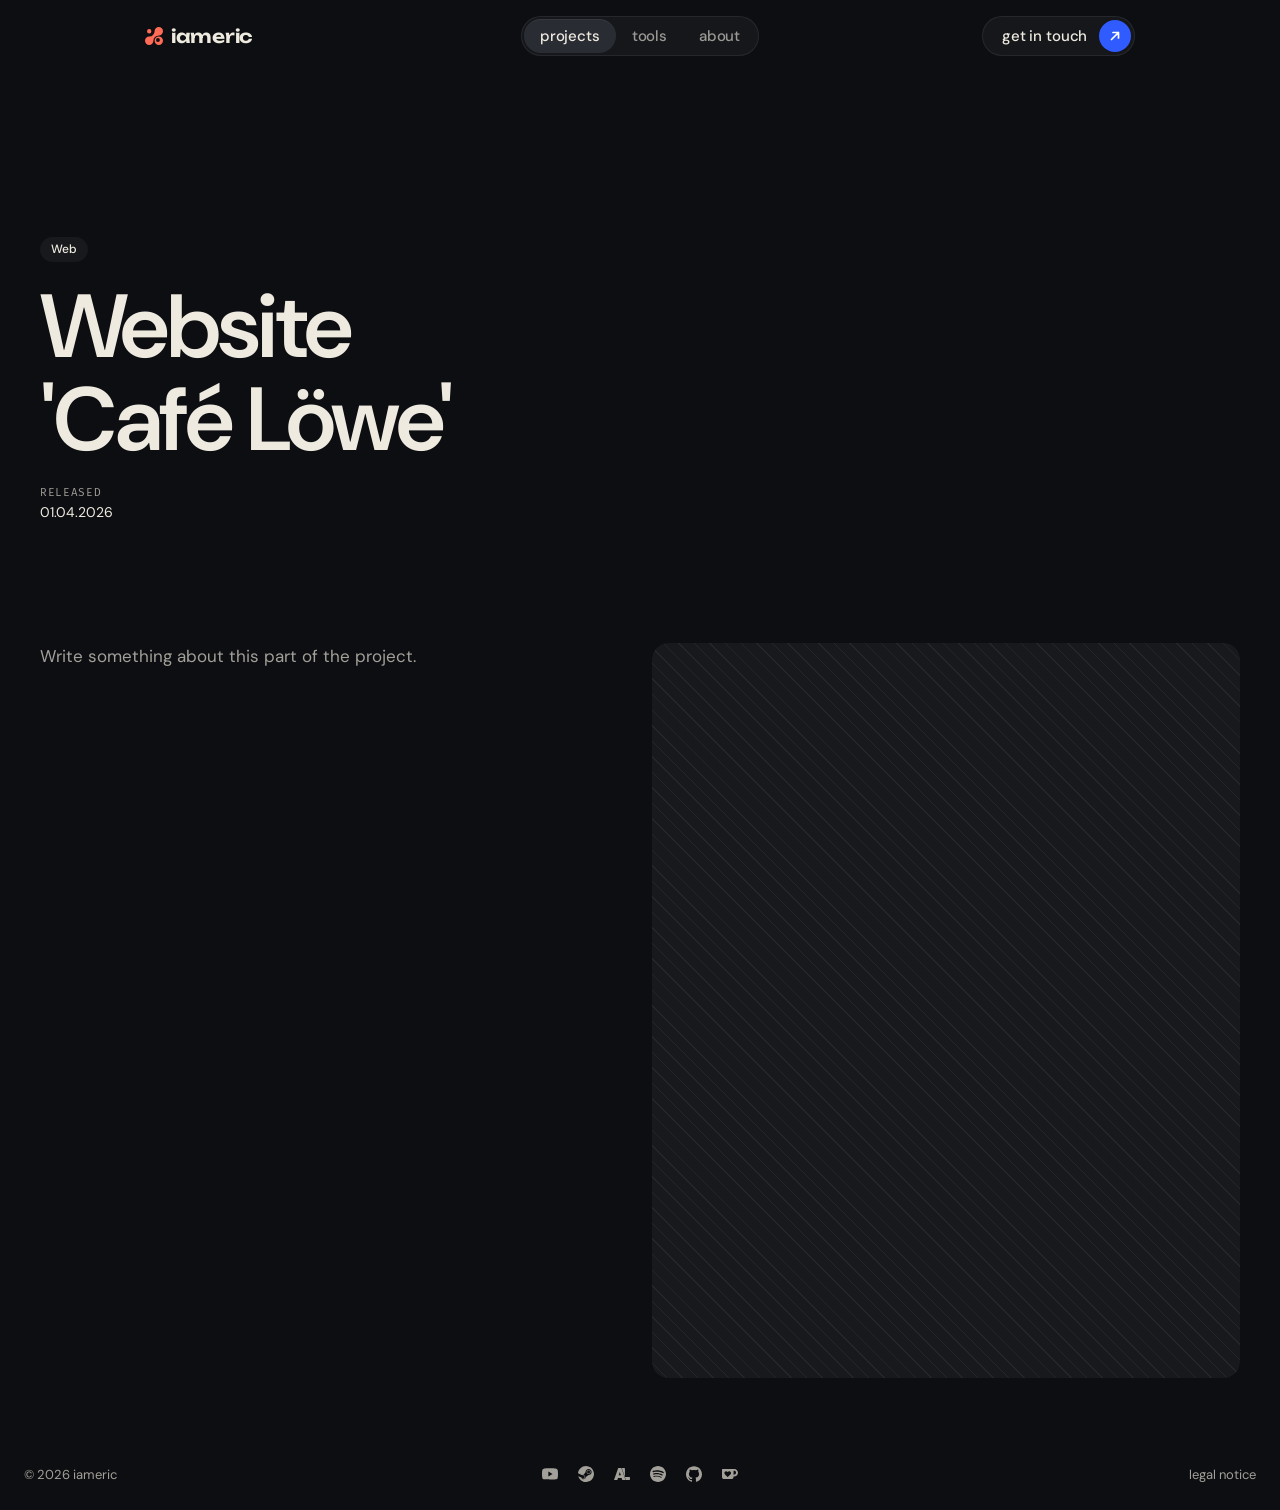
<file: work/cafe-loewe/index.html>
<!doctype html>
<html lang="en">
<head>
  <meta charset="utf-8">
  <meta name="viewport" content="width=device-width, initial-scale=1">
  <!-- written by the Site Manager's page builder (manage/builder.js) from page.json next to it: edit it there -->
  <base href="/">
  <title>Website 'Café Löwe' · iameric</title>
  <meta name="description" content="Website 'Café Löwe', a project by Eric (iameric).">
  <meta property="og:title" content="Website 'Café Löwe' · iameric">
  <meta property="og:description" content="Website 'Café Löwe', a project by Eric (iameric).">
  <link rel="icon" href="favicon.svg" type="image/svg+xml">
  <link rel="icon" href="favicon.ico" sizes="48x48">
  <link rel="apple-touch-icon" href="apple-touch-icon.png">
  <link rel="preconnect" href="https://fonts.googleapis.com">
  <link rel="preconnect" href="https://fonts.gstatic.com" crossorigin>
  <link href="https://fonts.googleapis.com/css2?family=Fira+Mono:wght@400&family=DM+Sans:opsz,wght@9..40,500&family=Unbounded:wght@600&display=swap" rel="stylesheet">
  <link href="https://fonts.googleapis.com/css2?family=DM+Sans:ital,opsz,wght@0,9..40,300..800;1,9..40,300..800&amp;display=swap" rel="stylesheet">
  <link rel="stylesheet" href="links.css">
  <link rel="stylesheet" href="footer.css">
  <link rel="stylesheet" href="nav.css">
  <link rel="stylesheet" href="project-page.css">
</head>
<body class="pp-page" style="--pp-page-bg: #0d0e11; background: #0d0e11">
  <nav class="site-nav" aria-label="menu"><a class="nav-home" href="index.html" aria-label="iameric, home"><i class="mark-logo" aria-hidden="true"></i><span class="nav-word">iameric</span></a><div class="nav-links"><a href="projects.html" aria-current="page"><span class="nav-roll"><span>projects</span></span></a><a href="tools.html"><span class="nav-roll"><span>tools</span></span></a><a href="about.html"><span class="nav-roll"><span>about</span></span></a></div><a class="nav-cta" href="contact.html"><span class="nav-cta-text">get in touch</span><span class="nav-arrow" aria-hidden="true"><svg viewBox="0 0 14 14" fill="none" stroke="currentColor" stroke-width="1.7" stroke-linecap="round" stroke-linejoin="round"><path d="M3.5 10.5l7-7M5 3.5h5.5V9"/></svg><svg viewBox="0 0 14 14" fill="none" stroke="currentColor" stroke-width="1.7" stroke-linecap="round" stroke-linejoin="round"><path d="M3.5 10.5l7-7M5 3.5h5.5V9"/></svg></span></a></nav>
  <main>
    <article class="pp" style="--pp-bg: #0d0e11; --pp-surface: #18191d; --pp-text: #eeeae0; --pp-muted: #a3a09a; --pp-accent: #2f5bff; --pp-head: &quot;DM Sans&quot;, system-ui, sans-serif; --pp-body: &quot;DM Sans&quot;, system-ui, sans-serif; --pp-hw: 600; --pp-ht: -0.03em; --pp-size: 17px; --r: 16px; --pp-w: 1200px; --g: 24px; --bg: #0d0e11; --text: #eeeae0; --muted: #a3a09a; --panel: #18191d"><header class="pp-meta split" data-meta><div class="pp-meta-main"><div class="pp-chips"><span class="pp-chip">Web</span></div><h1 class="pp-title">Website 'Café Löwe'</h1><div class="pp-facts"><span><i>released</i>01.04.2026</span></div></div></header><section class="pp-sec wide" data-sec="soj07k2" style="padding-top: 64px; padding-bottom: 64px"><div class="pp-grid" style="align-items: center"><div class="pp-b pp-text-b pp-anim rise" data-blk="bcuinjm" style="--col: 1; --span: 5; align-self: start; text-align: left"><div class="pp-text" style="" data-edit="html"><p>Write something about this part of the project.</p></div></div><div class="pp-b pp-image-b pp-anim rise" data-blk="b4plaug" style="--col: 7; --span: 6; align-self: start; text-align: left"><figure class="pp-fig"><div class="pp-media" style="aspect-ratio: 4/5;--fit: cover" data-drop="src"><span class="pp-empty" aria-hidden="true"></span></div></figure></div></div></section></article>
  </main>
  <div class="pp-foot" style="--bg: #0d0e11; --text: #eeeae0; --muted: #a3a09a; --panel: #18191d; background: #0d0e11; padding: 0 24px">
  <footer class="site-foot sub-foot">
      <span class="foot-copy">© <span class="year">2026</span> iameric</span>
      <nav class="socials" aria-label="connections"><a class="so" href="https://www.youtube.com/@trizakz" target="_blank" rel="noopener" aria-label="YouTube @trizakz" data-name="youtube @trizakz"><svg class="so-logo" viewBox="0 0 24 24" aria-hidden="true"><path fill="currentColor" d="M23.498 6.186a3.016 3.016 0 0 0-2.122-2.136C19.505 3.545 12 3.545 12 3.545s-7.505 0-9.377.505A3.017 3.017 0 0 0 .502 6.186C0 8.07 0 12 0 12s0 3.93.502 5.814a3.016 3.016 0 0 0 2.122 2.136c1.871.505 9.376.505 9.376.505s7.505 0 9.377-.505a3.015 3.015 0 0 0 2.122-2.136C24 15.93 24 12 24 12s0-3.93-.502-5.814zM9.545 15.568V8.432L15.818 12l-6.273 3.568z"/></svg></a><a class="so" href="https://steamcommunity.com/profiles/76561198201300135" target="_blank" rel="noopener" aria-label="Steam @Trizakz" data-name="steam @Trizakz"><svg class="so-logo" viewBox="0 0 24 24" aria-hidden="true"><path fill="currentColor" d="M11.979 0C5.678 0 .511 4.86.022 11.037l6.432 2.658c.545-.371 1.203-.59 1.912-.59.063 0 .125.004.188.006l2.861-4.142V8.91c0-2.495 2.028-4.524 4.524-4.524 2.494 0 4.524 2.031 4.524 4.527s-2.03 4.525-4.524 4.525h-.105l-4.076 2.911c0 .052.004.105.004.159 0 1.875-1.515 3.396-3.39 3.396-1.635 0-3.016-1.173-3.331-2.727L.436 15.27C1.862 20.307 6.486 24 11.979 24c6.627 0 11.999-5.373 11.999-12S18.605 0 11.979 0zM7.54 18.21l-1.473-.61c.262.543.714.999 1.314 1.25 1.297.539 2.793-.076 3.332-1.375.263-.63.264-1.319.005-1.949s-.75-1.121-1.377-1.383c-.624-.26-1.29-.249-1.878-.03l1.523.63c.956.4 1.409 1.5 1.009 2.455-.397.957-1.497 1.41-2.454 1.012H7.54zm11.415-9.303c0-1.662-1.353-3.015-3.015-3.015-1.665 0-3.015 1.353-3.015 3.015 0 1.665 1.35 3.015 3.015 3.015 1.663 0 3.015-1.35 3.015-3.015zm-5.273-.005c0-1.252 1.013-2.266 2.265-2.266 1.249 0 2.266 1.014 2.266 2.266 0 1.251-1.017 2.265-2.266 2.265-1.253 0-2.265-1.014-2.265-2.265z"/></svg></a><a class="so" href="https://anilist.co/user/Trizakz/" target="_blank" rel="noopener" aria-label="AniList @Trizakz" data-name="anilist @Trizakz"><svg class="so-logo" viewBox="0 0 24 24" aria-hidden="true"><path fill="currentColor" d="M24 17.53v2.421c0 .71-.391 1.101-1.1 1.101h-5l-.057-.165L11.84 3.736c.106-.502.46-.788 1.053-.788h2.422c.71 0 1.1.391 1.1 1.1v12.38H22.9c.71 0 1.1.392 1.1 1.101zM11.034 2.947l6.337 18.104h-4.918l-1.052-3.131H6.019l-1.077 3.131H0L6.361 2.948h4.673zm-.66 10.96-1.69-5.014-1.541 5.015h3.23z"/></svg></a><a class="so" href="https://open.spotify.com/user/k9e2rki611cfd6m9ktvqcw3rp" target="_blank" rel="noopener" aria-label="Spotify @Trizakz" data-name="spotify @Trizakz"><svg class="so-logo" viewBox="0 0 24 24" aria-hidden="true"><path fill="currentColor" d="M12 0C5.4 0 0 5.4 0 12s5.4 12 12 12 12-5.4 12-12S18.66 0 12 0zm5.521 17.34c-.24.359-.66.48-1.021.24-2.82-1.74-6.36-2.101-10.561-1.141-.418.122-.779-.179-.899-.539-.12-.421.18-.78.54-.9 4.56-1.021 8.52-.6 11.64 1.32.42.18.479.659.301 1.02zm1.44-3.3c-.301.42-.841.6-1.262.3-3.239-1.98-8.159-2.58-11.939-1.38-.479.12-1.02-.12-1.14-.6-.12-.48.12-1.021.6-1.141C9.6 9.9 15 10.561 18.72 12.84c.361.181.54.78.241 1.2zm.12-3.36C15.24 8.4 8.82 8.16 5.16 9.301c-.6.179-1.2-.181-1.38-.721-.18-.601.18-1.2.72-1.381 4.26-1.26 11.28-1.02 15.721 1.621.539.3.719 1.02.419 1.56-.299.421-1.02.599-1.559.3z"/></svg></a><a class="so" href="https://github.com/Trizakz" target="_blank" rel="noopener" aria-label="GitHub @Trizakz" data-name="github @Trizakz"><svg class="so-logo" viewBox="0 0 24 24" aria-hidden="true"><path fill="currentColor" d="M12 .297c-6.63 0-12 5.373-12 12 0 5.303 3.438 9.8 8.205 11.385.6.113.82-.258.82-.577 0-.285-.01-1.04-.015-2.04-3.338.724-4.042-1.61-4.042-1.61C4.422 18.07 3.633 17.7 3.633 17.7c-1.087-.744.084-.729.084-.729 1.205.084 1.838 1.236 1.838 1.236 1.07 1.835 2.809 1.305 3.495.998.108-.776.417-1.305.76-1.605-2.665-.3-5.466-1.332-5.466-5.93 0-1.31.465-2.38 1.235-3.22-.135-.303-.54-1.523.105-3.176 0 0 1.005-.322 3.3 1.23.96-.267 1.98-.399 3-.405 1.02.006 2.04.138 3 .405 2.28-1.552 3.285-1.23 3.285-1.23.645 1.653.24 2.873.12 3.176.765.84 1.23 1.91 1.23 3.22 0 4.61-2.805 5.625-5.475 5.92.42.36.81 1.096.81 2.22 0 1.606-.015 2.896-.015 3.286 0 .315.21.69.825.57C20.565 22.092 24 17.592 24 12.297c0-6.627-5.373-12-12-12"/></svg></a><a class="so" href="https://ko-fi.com/ericleutemann" target="_blank" rel="noopener" aria-label="Ko-fi @ericleutemann" data-name="ko-fi @ericleutemann"><svg class="so-logo" viewBox="0 0 24 24" aria-hidden="true"><path fill="currentColor" d="M23.881 8.948c-.773-4.085-4.859-4.593-4.859-4.593H.723c-.604 0-.679.798-.679.798s-.082 7.324-.022 11.822c.164 2.424 2.586 2.672 2.586 2.672s8.267-.023 11.966-.049c2.438-.426 2.683-2.566 2.658-3.734 4.352.24 7.422-2.831 6.649-6.916zm-11.062 3.511c-1.246 1.453-4.011 3.976-4.011 3.976s-.121.119-.31.023c-.076-.057-.108-.09-.108-.09-.443-.441-3.368-3.049-4.034-3.954-.709-.965-1.041-2.7-.091-3.71.951-1.01 3.005-1.086 4.363.407 0 0 1.565-1.782 3.468-.963 1.904.82 1.832 3.011.723 4.311zm6.173.478c-.928.116-1.682.028-1.682.028V7.284h1.77s1.971.551 1.971 2.638c0 1.913-.985 2.667-2.059 3.015z"/></svg></a></nav>
      <a class="foot-legal" href="legal.html">legal notice</a>
    </footer>
  </div>
  <script>
    // launched in 2026: show "2026" that year, "2026 – <current year>" afterwards
    const LAUNCH = 2026, thisYear = new Date().getFullYear();
    document.querySelectorAll('.year').forEach(el => { el.textContent = thisYear > LAUNCH ? `${LAUNCH} – ${thisYear}` : String(LAUNCH); });
  </script>
  <script src="nav.js"></script>
  <script type="module">
    import { init } from './project-page.js';
    init(document.querySelector('.pp'));
  </script>
</body>
</html>
</file>
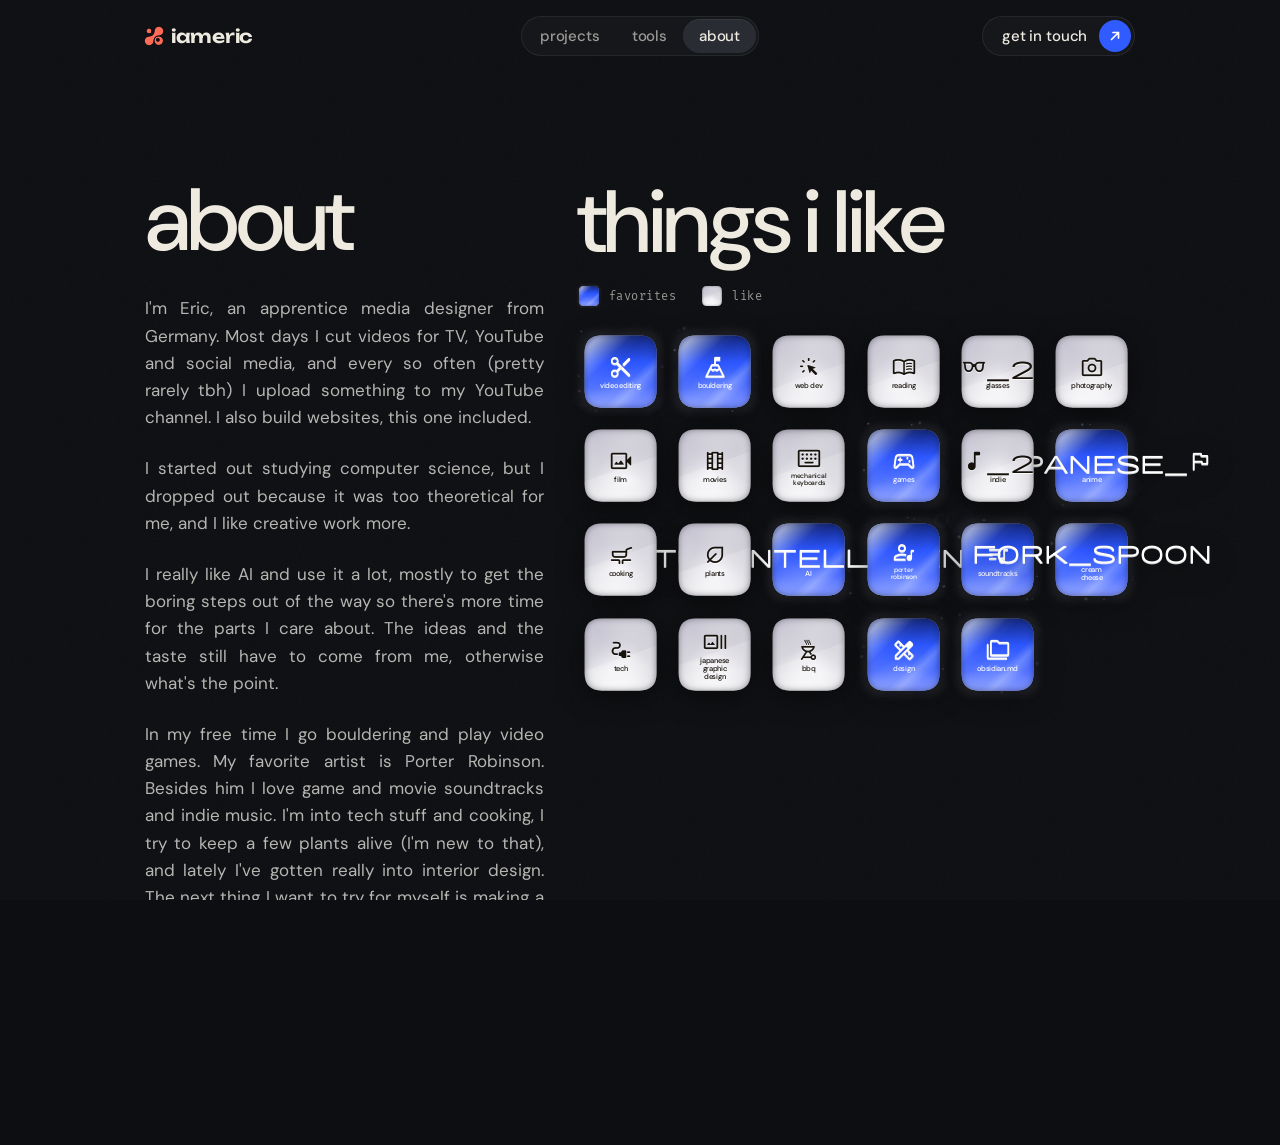
<file: about.html>
<!doctype html>
<html lang="en">
<head>
  <meta charset="utf-8">
  <meta name="viewport" content="width=device-width, initial-scale=1">
  <link rel="icon" href="favicon.svg" type="image/svg+xml">
  <link rel="icon" href="favicon.ico" sizes="48x48">
  <link rel="apple-touch-icon" href="apple-touch-icon.png">
  <title>about · iameric</title>
  <link rel="preconnect" href="https://fonts.googleapis.com">
  <link rel="preconnect" href="https://fonts.gstatic.com" crossorigin>
  <link href="https://fonts.googleapis.com/css2?family=Fira+Mono:wght@400&family=DM+Sans:opsz,wght@9..40,400;9..40,500&family=Unbounded:wght@600&display=swap" rel="stylesheet">
  <!-- subset to the icons in use (alphabetical); index.html loads the same names for the overlay. The badge icons
       are added by badge-render.js (ensureFonts) -->
  <link href="https://fonts.googleapis.com/css2?family=Material+Symbols+Rounded:opsz,wght,FILL,GRAD@24,400,1,0&icon_names=arrow_back,code,design_services,edit,live_tv,movie_edit,photo_camera&display=block" rel="stylesheet">
  <link rel="stylesheet" href="sub.css">
  <link rel="stylesheet" href="about.css">
  <link rel="stylesheet" href="links.css">
  <link rel="stylesheet" href="footer.css">
  <link rel="stylesheet" href="nav.css">
</head>
<body class="subpage">
  <!-- the menu bar, the same on every page (nav.css, nav.js) -->
  <nav class="site-nav" aria-label="menu"><a class="nav-home" href="index.html" aria-label="iameric, home"><i class="mark-logo" aria-hidden="true"></i><span class="nav-word">iameric</span></a><div class="nav-links"><a href="projects.html"><span class="nav-roll"><span>projects</span></span></a><a href="tools.html"><span class="nav-roll"><span>tools</span></span></a><a href="about.html" aria-current="page"><span class="nav-roll"><span>about</span></span></a></div><a class="nav-cta" href="contact.html"><span class="nav-cta-text">get in touch</span><span class="nav-arrow" aria-hidden="true"><svg viewBox="0 0 14 14" fill="none" stroke="currentColor" stroke-width="1.7" stroke-linecap="round" stroke-linejoin="round"><path d="M3.5 10.5l7-7M5 3.5h5.5V9"/></svg><svg viewBox="0 0 14 14" fill="none" stroke="currentColor" stroke-width="1.7" stroke-linecap="round" stroke-linejoin="round"><path d="M3.5 10.5l7-7M5 3.5h5.5V9"/></svg></span></a></nav>
  <!-- the home page loads this <main> into itself; data-page names the module it mounts (about.js) -->
  <main class="screen long" data-page="about.js">
    <h1 tabindex="-1">about</h1>

    <!-- first screen: who, in a short paragraph, with the badges up beside the title -->
    <section class="ab-hero">
      <div class="ab-intro" lang="en">
        <p>I'm Eric, an ap&shy;pren&shy;tice media designer from Germany. Most days I cut videos for TV, YouTube and social media, and every so often (pretty rarely tbh) I upload something to my YouTube channel. I also build websites, this one included.</p>
        <p>I started out studying com&shy;put&shy;er science, but I dropped out because it was too the&shy;o&shy;ret&shy;i&shy;cal for me, and I like creative work more.</p>
        <p>I really like AI and use it a lot, mostly to get the boring steps out of the way so there's more time for the parts I care about. The ideas and the taste still have to come from me, otherwise what's the point.</p>
        <p>In my free time I go bouldering and play video games. My favorite artist is Porter Robinson. Besides him I love game and movie sound&shy;tracks and indie music. I'm into tech stuff and cooking, I try to keep a few plants alive (I'm new to that), and lately I've gotten really into interior design. The next thing I want to try for myself is making a music video.</p>
      </div>
      <!-- things i like: the badges, drawn by about.js from badges.js (edit them in the Site Manager, manage/) -->
      <section class="ab-free" id="interests" aria-labelledby="ab-free-h">
        <div class="ab-free-text">
          <h2 id="ab-free-h">things i like</h2>
        </div>
        <!-- the key to the two tiers; about.js puts a small plate of each in front of its words -->
        <ul class="ab-key">
          <li data-level="2">favorites</li>
          <li data-level="1">like</li>
        </ul>
        <div class="ab-pile"></div>
      </section>
    </section>



    <footer class="site-foot sub-foot">
      <span class="foot-copy">© <span class="year">2026</span> iameric</span>
      <nav class="socials" aria-label="connections"><a class="so" href="https://www.youtube.com/@trizakz" target="_blank" rel="noopener" aria-label="YouTube @trizakz" data-name="youtube @trizakz"><svg class="so-logo" viewBox="0 0 24 24" aria-hidden="true"><path fill="currentColor" d="M23.498 6.186a3.016 3.016 0 0 0-2.122-2.136C19.505 3.545 12 3.545 12 3.545s-7.505 0-9.377.505A3.017 3.017 0 0 0 .502 6.186C0 8.07 0 12 0 12s0 3.93.502 5.814a3.016 3.016 0 0 0 2.122 2.136c1.871.505 9.376.505 9.376.505s7.505 0 9.377-.505a3.015 3.015 0 0 0 2.122-2.136C24 15.93 24 12 24 12s0-3.93-.502-5.814zM9.545 15.568V8.432L15.818 12l-6.273 3.568z"/></svg></a><a class="so" href="https://steamcommunity.com/profiles/76561198201300135" target="_blank" rel="noopener" aria-label="Steam @Trizakz" data-name="steam @Trizakz"><svg class="so-logo" viewBox="0 0 24 24" aria-hidden="true"><path fill="currentColor" d="M11.979 0C5.678 0 .511 4.86.022 11.037l6.432 2.658c.545-.371 1.203-.59 1.912-.59.063 0 .125.004.188.006l2.861-4.142V8.91c0-2.495 2.028-4.524 4.524-4.524 2.494 0 4.524 2.031 4.524 4.527s-2.03 4.525-4.524 4.525h-.105l-4.076 2.911c0 .052.004.105.004.159 0 1.875-1.515 3.396-3.39 3.396-1.635 0-3.016-1.173-3.331-2.727L.436 15.27C1.862 20.307 6.486 24 11.979 24c6.627 0 11.999-5.373 11.999-12S18.605 0 11.979 0zM7.54 18.21l-1.473-.61c.262.543.714.999 1.314 1.25 1.297.539 2.793-.076 3.332-1.375.263-.63.264-1.319.005-1.949s-.75-1.121-1.377-1.383c-.624-.26-1.29-.249-1.878-.03l1.523.63c.956.4 1.409 1.5 1.009 2.455-.397.957-1.497 1.41-2.454 1.012H7.54zm11.415-9.303c0-1.662-1.353-3.015-3.015-3.015-1.665 0-3.015 1.353-3.015 3.015 0 1.665 1.35 3.015 3.015 3.015 1.663 0 3.015-1.35 3.015-3.015zm-5.273-.005c0-1.252 1.013-2.266 2.265-2.266 1.249 0 2.266 1.014 2.266 2.266 0 1.251-1.017 2.265-2.266 2.265-1.253 0-2.265-1.014-2.265-2.265z"/></svg></a><a class="so" href="https://anilist.co/user/Trizakz/" target="_blank" rel="noopener" aria-label="AniList @Trizakz" data-name="anilist @Trizakz"><svg class="so-logo" viewBox="0 0 24 24" aria-hidden="true"><path fill="currentColor" d="M24 17.53v2.421c0 .71-.391 1.101-1.1 1.101h-5l-.057-.165L11.84 3.736c.106-.502.46-.788 1.053-.788h2.422c.71 0 1.1.391 1.1 1.1v12.38H22.9c.71 0 1.1.392 1.1 1.101zM11.034 2.947l6.337 18.104h-4.918l-1.052-3.131H6.019l-1.077 3.131H0L6.361 2.948h4.673zm-.66 10.96-1.69-5.014-1.541 5.015h3.23z"/></svg></a><a class="so" href="https://open.spotify.com/user/k9e2rki611cfd6m9ktvqcw3rp" target="_blank" rel="noopener" aria-label="Spotify @Trizakz" data-name="spotify @Trizakz"><svg class="so-logo" viewBox="0 0 24 24" aria-hidden="true"><path fill="currentColor" d="M12 0C5.4 0 0 5.4 0 12s5.4 12 12 12 12-5.4 12-12S18.66 0 12 0zm5.521 17.34c-.24.359-.66.48-1.021.24-2.82-1.74-6.36-2.101-10.561-1.141-.418.122-.779-.179-.899-.539-.12-.421.18-.78.54-.9 4.56-1.021 8.52-.6 11.64 1.32.42.18.479.659.301 1.02zm1.44-3.3c-.301.42-.841.6-1.262.3-3.239-1.98-8.159-2.58-11.939-1.38-.479.12-1.02-.12-1.14-.6-.12-.48.12-1.021.6-1.141C9.6 9.9 15 10.561 18.72 12.84c.361.181.54.78.241 1.2zm.12-3.36C15.24 8.4 8.82 8.16 5.16 9.301c-.6.179-1.2-.181-1.38-.721-.18-.601.18-1.2.72-1.381 4.26-1.26 11.28-1.02 15.721 1.621.539.3.719 1.02.419 1.56-.299.421-1.02.599-1.559.3z"/></svg></a><a class="so" href="https://github.com/Trizakz" target="_blank" rel="noopener" aria-label="GitHub @Trizakz" data-name="github @Trizakz"><svg class="so-logo" viewBox="0 0 24 24" aria-hidden="true"><path fill="currentColor" d="M12 .297c-6.63 0-12 5.373-12 12 0 5.303 3.438 9.8 8.205 11.385.6.113.82-.258.82-.577 0-.285-.01-1.04-.015-2.04-3.338.724-4.042-1.61-4.042-1.61C4.422 18.07 3.633 17.7 3.633 17.7c-1.087-.744.084-.729.084-.729 1.205.084 1.838 1.236 1.838 1.236 1.07 1.835 2.809 1.305 3.495.998.108-.776.417-1.305.76-1.605-2.665-.3-5.466-1.332-5.466-5.93 0-1.31.465-2.38 1.235-3.22-.135-.303-.54-1.523.105-3.176 0 0 1.005-.322 3.3 1.23.96-.267 1.98-.399 3-.405 1.02.006 2.04.138 3 .405 2.28-1.552 3.285-1.23 3.285-1.23.645 1.653.24 2.873.12 3.176.765.84 1.23 1.91 1.23 3.22 0 4.61-2.805 5.625-5.475 5.92.42.36.81 1.096.81 2.22 0 1.606-.015 2.896-.015 3.286 0 .315.21.69.825.57C20.565 22.092 24 17.592 24 12.297c0-6.627-5.373-12-12-12"/></svg></a><a class="so" href="https://ko-fi.com/ericleutemann" target="_blank" rel="noopener" aria-label="Ko-fi @ericleutemann" data-name="ko-fi @ericleutemann"><svg class="so-logo" viewBox="0 0 24 24" aria-hidden="true"><path fill="currentColor" d="M23.881 8.948c-.773-4.085-4.859-4.593-4.859-4.593H.723c-.604 0-.679.798-.679.798s-.082 7.324-.022 11.822c.164 2.424 2.586 2.672 2.586 2.672s8.267-.023 11.966-.049c2.438-.426 2.683-2.566 2.658-3.734 4.352.24 7.422-2.831 6.649-6.916zm-11.062 3.511c-1.246 1.453-4.011 3.976-4.011 3.976s-.121.119-.31.023c-.076-.057-.108-.09-.108-.09-.443-.441-3.368-3.049-4.034-3.954-.709-.965-1.041-2.7-.091-3.71.951-1.01 3.005-1.086 4.363.407 0 0 1.565-1.782 3.468-.963 1.904.82 1.832 3.011.723 4.311zm6.173.478c-.928.116-1.682.028-1.682.028V7.284h1.77s1.971.551 1.971 2.638c0 1.913-.985 2.667-2.059 3.015z"/></svg></a></nav>
      <a class="foot-legal" href="legal.html">legal notice</a>
    </footer>
  </main>
  <script src="sub.js"></script>
  <script type="importmap">
    {
      "imports": {
        "three": "https://cdn.jsdelivr.net/npm/three@0.160.0/build/three.module.js",
        "three/addons/": "https://cdn.jsdelivr.net/npm/three@0.160.0/examples/jsm/"
      }
    }
  </script>
  <script type="module">
    import { mount } from './about.js';
    mount(document.body);
  </script>
  <script src="nav.js"></script>
</body>
</html>
</file>
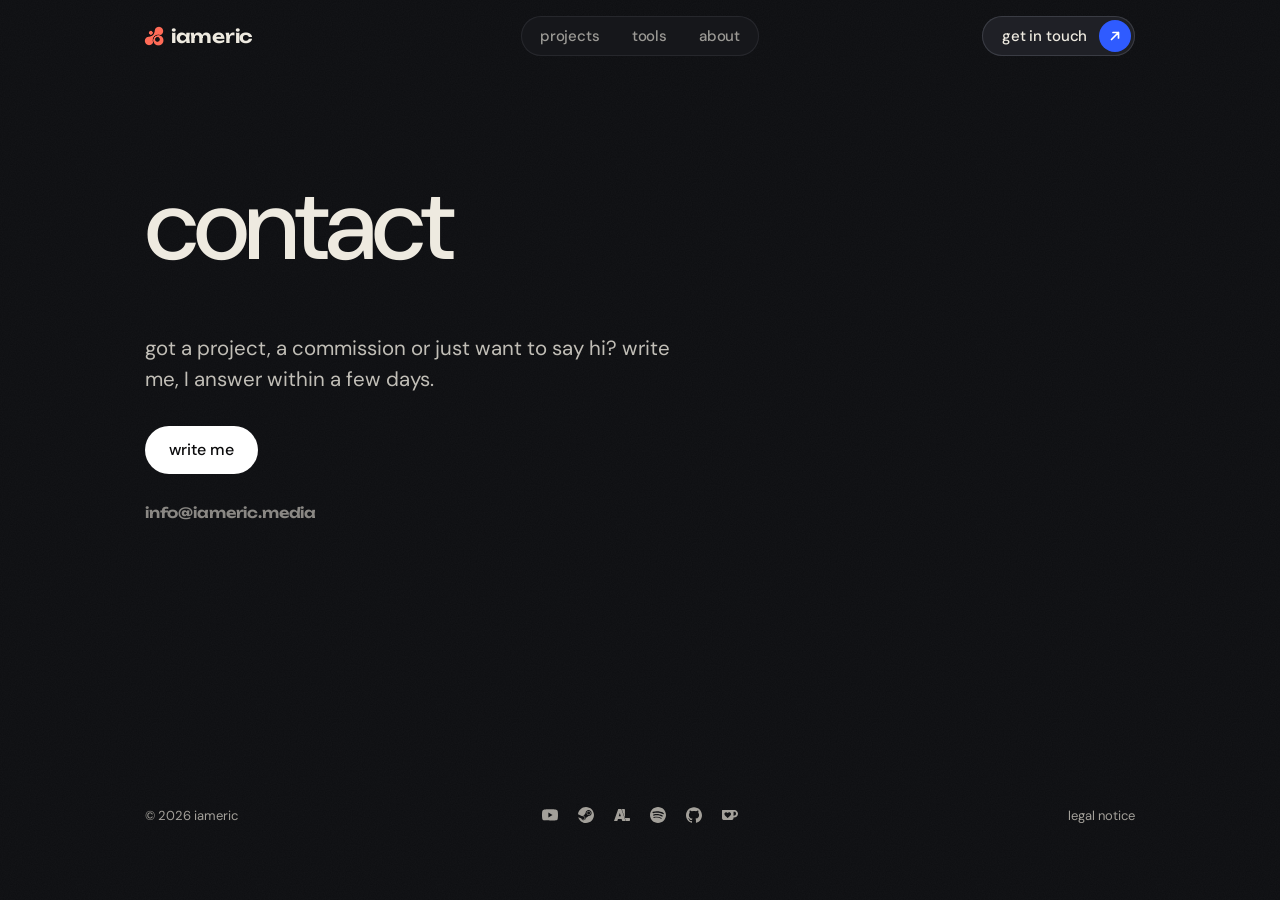
<file: contact.html>
<!doctype html>
<html lang="de">
<head>
  <meta charset="utf-8">
  <meta name="viewport" content="width=device-width, initial-scale=1">
  <link rel="icon" href="favicon.svg" type="image/svg+xml">
  <link rel="icon" href="favicon.ico" sizes="48x48">
  <link rel="apple-touch-icon" href="apple-touch-icon.png">
  <title>contact · iameric</title>
  <link rel="preconnect" href="https://fonts.googleapis.com">
  <link rel="preconnect" href="https://fonts.gstatic.com" crossorigin>
  <link href="https://fonts.googleapis.com/css2?family=Fira+Mono:wght@400&family=DM+Sans:opsz,wght@9..40,500&family=Unbounded:wght@600&display=swap" rel="stylesheet">
  <link href="https://fonts.googleapis.com/css2?family=Material+Symbols+Rounded:opsz,wght,FILL,GRAD@24,400,1,0&icon_names=arrow_back&display=block" rel="stylesheet">
  <link rel="stylesheet" href="sub.css">
  <link rel="stylesheet" href="links.css">
  <link rel="stylesheet" href="footer.css">
  <link rel="stylesheet" href="nav.css">
</head>
<body class="subpage">
  <!-- the menu bar, the same on every page (nav.css, nav.js) -->
  <nav class="site-nav" aria-label="menu"><a class="nav-home" href="index.html" aria-label="iameric, home"><i class="mark-logo" aria-hidden="true"></i><span class="nav-word">iameric</span></a><div class="nav-links"><a href="projects.html"><span class="nav-roll"><span>projects</span></span></a><a href="tools.html"><span class="nav-roll"><span>tools</span></span></a><a href="about.html"><span class="nav-roll"><span>about</span></span></a></div><a class="nav-cta" href="contact.html" aria-current="page"><span class="nav-cta-text">get in touch</span><span class="nav-arrow" aria-hidden="true"><svg viewBox="0 0 14 14" fill="none" stroke="currentColor" stroke-width="1.7" stroke-linecap="round" stroke-linejoin="round"><path d="M3.5 10.5l7-7M5 3.5h5.5V9"/></svg><svg viewBox="0 0 14 14" fill="none" stroke="currentColor" stroke-width="1.7" stroke-linecap="round" stroke-linejoin="round"><path d="M3.5 10.5l7-7M5 3.5h5.5V9"/></svg></span></a></nav>
  <!-- one line and one white pill button over the rising glow (google-blur-glow-ui); the home page loads this <main> into itself -->
  <main class="screen">
    <h1 tabindex="-1">contact</h1>
    <div class="ct">
      <p>got a project, a commission or just want to say hi? write me, I answer within a few days.</p>
      <a class="ct-button" href="mailto:info@iameric.media">write me</a>
      <a class="lk ct-mail" href="mailto:info@iameric.media">info@iameric.media</a>
    </div>
    <footer class="site-foot sub-foot">
      <span class="foot-copy">© <span class="year">2026</span> iameric</span>
      <nav class="socials" aria-label="connections"><a class="so" href="https://www.youtube.com/@trizakz" target="_blank" rel="noopener" aria-label="YouTube @trizakz" data-name="youtube @trizakz"><svg class="so-logo" viewBox="0 0 24 24" aria-hidden="true"><path fill="currentColor" d="M23.498 6.186a3.016 3.016 0 0 0-2.122-2.136C19.505 3.545 12 3.545 12 3.545s-7.505 0-9.377.505A3.017 3.017 0 0 0 .502 6.186C0 8.07 0 12 0 12s0 3.93.502 5.814a3.016 3.016 0 0 0 2.122 2.136c1.871.505 9.376.505 9.376.505s7.505 0 9.377-.505a3.015 3.015 0 0 0 2.122-2.136C24 15.93 24 12 24 12s0-3.93-.502-5.814zM9.545 15.568V8.432L15.818 12l-6.273 3.568z"/></svg></a><a class="so" href="https://steamcommunity.com/profiles/76561198201300135" target="_blank" rel="noopener" aria-label="Steam @Trizakz" data-name="steam @Trizakz"><svg class="so-logo" viewBox="0 0 24 24" aria-hidden="true"><path fill="currentColor" d="M11.979 0C5.678 0 .511 4.86.022 11.037l6.432 2.658c.545-.371 1.203-.59 1.912-.59.063 0 .125.004.188.006l2.861-4.142V8.91c0-2.495 2.028-4.524 4.524-4.524 2.494 0 4.524 2.031 4.524 4.527s-2.03 4.525-4.524 4.525h-.105l-4.076 2.911c0 .052.004.105.004.159 0 1.875-1.515 3.396-3.39 3.396-1.635 0-3.016-1.173-3.331-2.727L.436 15.27C1.862 20.307 6.486 24 11.979 24c6.627 0 11.999-5.373 11.999-12S18.605 0 11.979 0zM7.54 18.21l-1.473-.61c.262.543.714.999 1.314 1.25 1.297.539 2.793-.076 3.332-1.375.263-.63.264-1.319.005-1.949s-.75-1.121-1.377-1.383c-.624-.26-1.29-.249-1.878-.03l1.523.63c.956.4 1.409 1.5 1.009 2.455-.397.957-1.497 1.41-2.454 1.012H7.54zm11.415-9.303c0-1.662-1.353-3.015-3.015-3.015-1.665 0-3.015 1.353-3.015 3.015 0 1.665 1.35 3.015 3.015 3.015 1.663 0 3.015-1.35 3.015-3.015zm-5.273-.005c0-1.252 1.013-2.266 2.265-2.266 1.249 0 2.266 1.014 2.266 2.266 0 1.251-1.017 2.265-2.266 2.265-1.253 0-2.265-1.014-2.265-2.265z"/></svg></a><a class="so" href="https://anilist.co/user/Trizakz/" target="_blank" rel="noopener" aria-label="AniList @Trizakz" data-name="anilist @Trizakz"><svg class="so-logo" viewBox="0 0 24 24" aria-hidden="true"><path fill="currentColor" d="M24 17.53v2.421c0 .71-.391 1.101-1.1 1.101h-5l-.057-.165L11.84 3.736c.106-.502.46-.788 1.053-.788h2.422c.71 0 1.1.391 1.1 1.1v12.38H22.9c.71 0 1.1.392 1.1 1.101zM11.034 2.947l6.337 18.104h-4.918l-1.052-3.131H6.019l-1.077 3.131H0L6.361 2.948h4.673zm-.66 10.96-1.69-5.014-1.541 5.015h3.23z"/></svg></a><a class="so" href="https://open.spotify.com/user/k9e2rki611cfd6m9ktvqcw3rp" target="_blank" rel="noopener" aria-label="Spotify @Trizakz" data-name="spotify @Trizakz"><svg class="so-logo" viewBox="0 0 24 24" aria-hidden="true"><path fill="currentColor" d="M12 0C5.4 0 0 5.4 0 12s5.4 12 12 12 12-5.4 12-12S18.66 0 12 0zm5.521 17.34c-.24.359-.66.48-1.021.24-2.82-1.74-6.36-2.101-10.561-1.141-.418.122-.779-.179-.899-.539-.12-.421.18-.78.54-.9 4.56-1.021 8.52-.6 11.64 1.32.42.18.479.659.301 1.02zm1.44-3.3c-.301.42-.841.6-1.262.3-3.239-1.98-8.159-2.58-11.939-1.38-.479.12-1.02-.12-1.14-.6-.12-.48.12-1.021.6-1.141C9.6 9.9 15 10.561 18.72 12.84c.361.181.54.78.241 1.2zm.12-3.36C15.24 8.4 8.82 8.16 5.16 9.301c-.6.179-1.2-.181-1.38-.721-.18-.601.18-1.2.72-1.381 4.26-1.26 11.28-1.02 15.721 1.621.539.3.719 1.02.419 1.56-.299.421-1.02.599-1.559.3z"/></svg></a><a class="so" href="https://github.com/Trizakz" target="_blank" rel="noopener" aria-label="GitHub @Trizakz" data-name="github @Trizakz"><svg class="so-logo" viewBox="0 0 24 24" aria-hidden="true"><path fill="currentColor" d="M12 .297c-6.63 0-12 5.373-12 12 0 5.303 3.438 9.8 8.205 11.385.6.113.82-.258.82-.577 0-.285-.01-1.04-.015-2.04-3.338.724-4.042-1.61-4.042-1.61C4.422 18.07 3.633 17.7 3.633 17.7c-1.087-.744.084-.729.084-.729 1.205.084 1.838 1.236 1.838 1.236 1.07 1.835 2.809 1.305 3.495.998.108-.776.417-1.305.76-1.605-2.665-.3-5.466-1.332-5.466-5.93 0-1.31.465-2.38 1.235-3.22-.135-.303-.54-1.523.105-3.176 0 0 1.005-.322 3.3 1.23.96-.267 1.98-.399 3-.405 1.02.006 2.04.138 3 .405 2.28-1.552 3.285-1.23 3.285-1.23.645 1.653.24 2.873.12 3.176.765.84 1.23 1.91 1.23 3.22 0 4.61-2.805 5.625-5.475 5.92.42.36.81 1.096.81 2.22 0 1.606-.015 2.896-.015 3.286 0 .315.21.69.825.57C20.565 22.092 24 17.592 24 12.297c0-6.627-5.373-12-12-12"/></svg></a><a class="so" href="https://ko-fi.com/ericleutemann" target="_blank" rel="noopener" aria-label="Ko-fi @ericleutemann" data-name="ko-fi @ericleutemann"><svg class="so-logo" viewBox="0 0 24 24" aria-hidden="true"><path fill="currentColor" d="M23.881 8.948c-.773-4.085-4.859-4.593-4.859-4.593H.723c-.604 0-.679.798-.679.798s-.082 7.324-.022 11.822c.164 2.424 2.586 2.672 2.586 2.672s8.267-.023 11.966-.049c2.438-.426 2.683-2.566 2.658-3.734 4.352.24 7.422-2.831 6.649-6.916zm-11.062 3.511c-1.246 1.453-4.011 3.976-4.011 3.976s-.121.119-.31.023c-.076-.057-.108-.09-.108-.09-.443-.441-3.368-3.049-4.034-3.954-.709-.965-1.041-2.7-.091-3.71.951-1.01 3.005-1.086 4.363.407 0 0 1.565-1.782 3.468-.963 1.904.82 1.832 3.011.723 4.311zm6.173.478c-.928.116-1.682.028-1.682.028V7.284h1.77s1.971.551 1.971 2.638c0 1.913-.985 2.667-2.059 3.015z"/></svg></a></nav>
      <a class="foot-legal" href="legal.html">legal notice</a>
    </footer>
  </main>
  <script src="sub.js"></script>
  <script src="nav.js"></script>
</body>
</html>
</file>
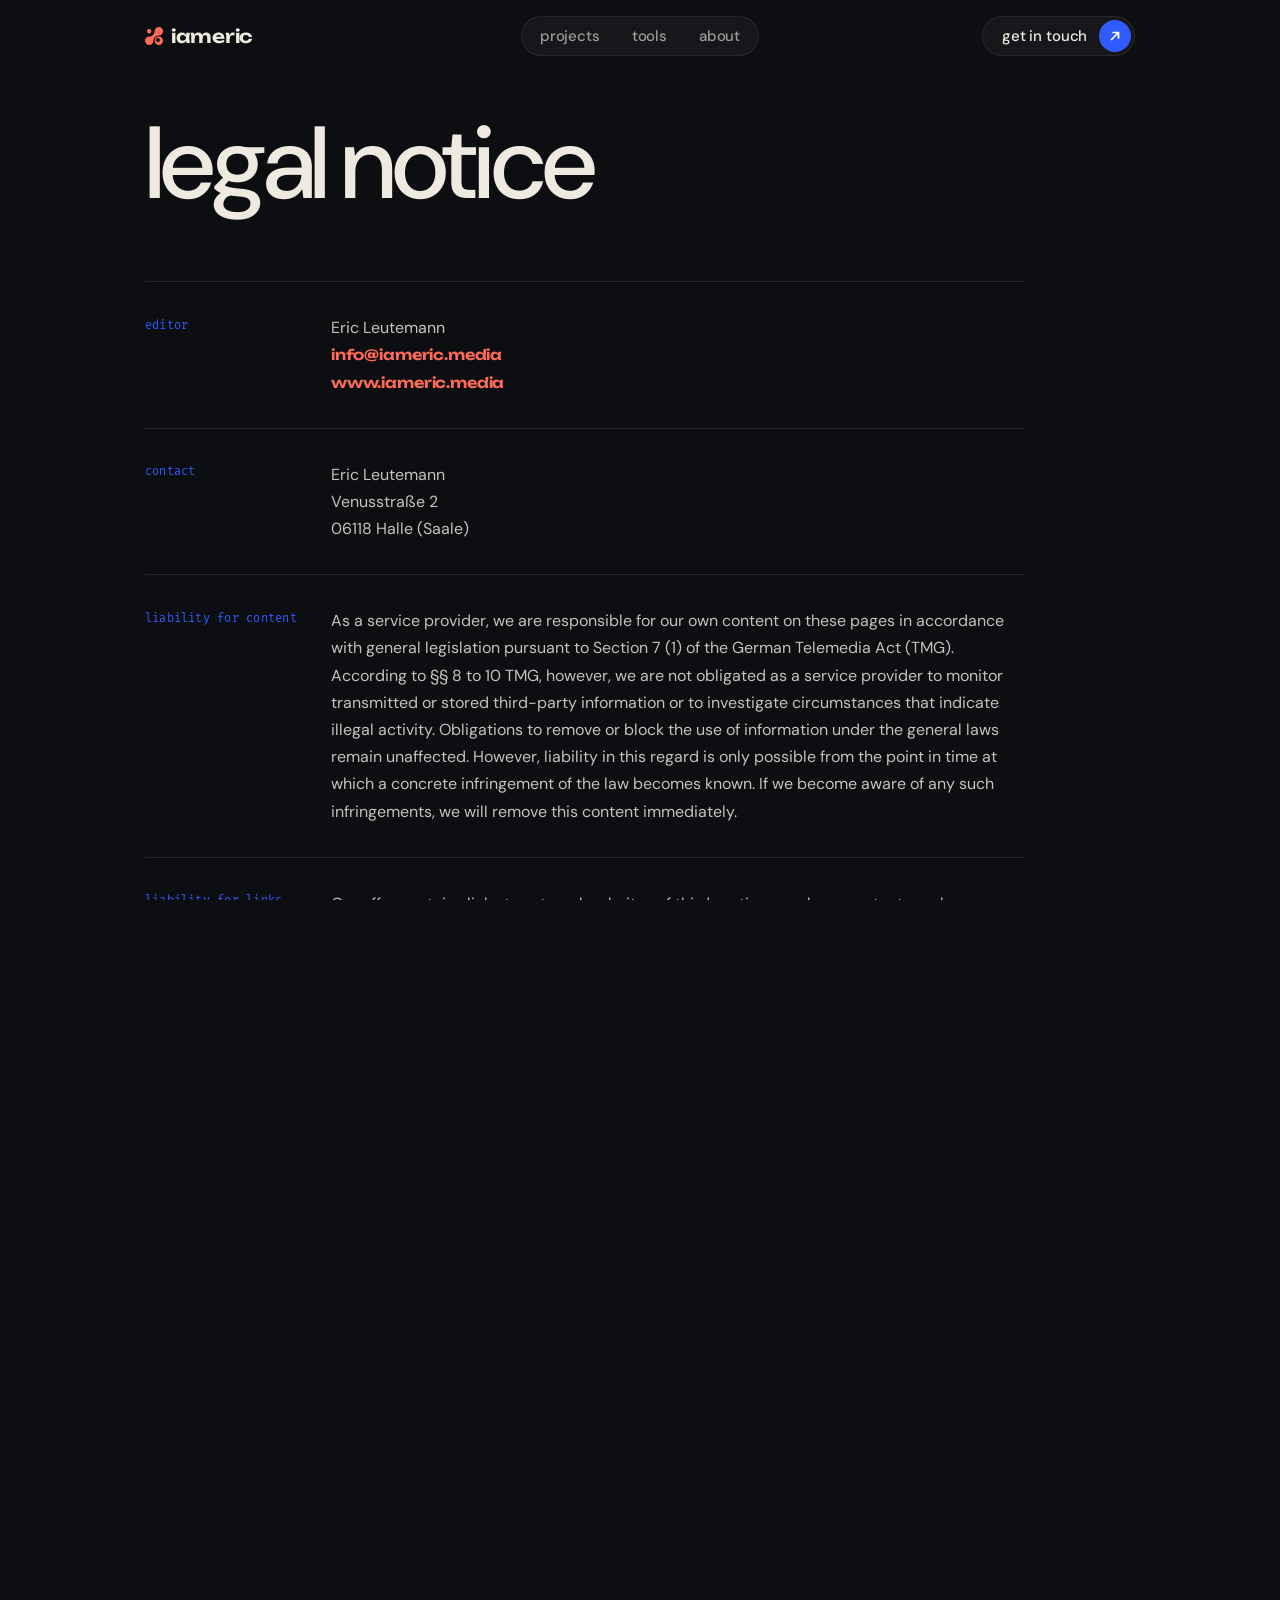
<file: legal.html>
<!doctype html>
<html lang="en">
<head>
  <meta charset="utf-8">
  <meta name="viewport" content="width=device-width, initial-scale=1">
  <link rel="icon" href="favicon.svg" type="image/svg+xml">
  <link rel="icon" href="favicon.ico" sizes="48x48">
  <link rel="apple-touch-icon" href="apple-touch-icon.png">
  <title>legal notice · iameric</title>
  <link rel="preconnect" href="https://fonts.googleapis.com">
  <link rel="preconnect" href="https://fonts.gstatic.com" crossorigin>
  <link href="https://fonts.googleapis.com/css2?family=Fira+Mono:wght@400&family=DM+Sans:opsz,wght@9..40,400;9..40,500&family=Unbounded:wght@600&display=swap" rel="stylesheet">
  <link href="https://fonts.googleapis.com/css2?family=Material+Symbols+Rounded:opsz,wght,FILL,GRAD@24,400,1,0&icon_names=arrow_back&display=block" rel="stylesheet">
  <style>
    /* the home page's dark look (same tokens as index.html and sub.css), as a normal scrolling page:
       wordmark top left, a big lowercase title, the text in a calm column, a footer bar like home */
    :root {
      --bg: #0d0e11;
      --panel: #18191d;
      --line: #26272c;
      --text: #eeeae0;
      --muted: #a3a09a;
      --signal: #2f5bff;
      --on-signal: #ffffff;
      --coral: #ff6b57;
      --edge: clamp(20px, calc(16vw - 60px), 220px); /* content kept towards the middle */
      --edge-y: clamp(16px, calc(7vh - 14px), 64px);
      --ease: cubic-bezier(0.22, 1, 0.36, 1);
      --mono: "Fira Mono", ui-monospace, Menlo, Consolas, monospace;
    }
    /* the page scrolls inside the body, like the sub pages, so the window never gets a scrollbar and the menu
       (nav.css) stays exactly where it is on every other page */
    html {
      height: 100%;
      overflow: hidden;
      scrollbar-color: var(--line) transparent;
    }
    body {
      margin: 0;
      height: 100%;
      box-sizing: border-box;
      overflow-y: auto;
      background: var(--bg);
      color: var(--text);
      font-family: "DM Sans", sans-serif;
      font-size: 16px;
      line-height: 1.7;
      display: flex;
      flex-direction: column;
    }
    ::selection {
      background: var(--signal);
      color: var(--on-signal);
    }
    /* the faint dot grid of the home page, fading out towards the edges, fixed while the text scrolls */
    body::before {
      content: "";
      position: fixed;
      inset: 0;
      z-index: -1;
      background: none;
      -webkit-mask-image: radial-gradient(ellipse at 50% 50%, #000 30%, transparent 78%);
      mask-image: radial-gradient(ellipse at 50% 50%, #000 30%, transparent 78%);
      pointer-events: none;
    }
    a {
      color: var(--coral);
      text-decoration: none;
      transition: color 0.25s ease-out;
    }
    a:focus-visible {
      outline: 2px solid var(--text);
      outline-offset: 4px;
      border-radius: 4px;
    }

    /* the iameric wordmark, where it sits on the home page; it leads back home */
    .mark {
      align-self: flex-start;
      margin: var(--edge-y) var(--edge) 0;
      font-family: "Unbounded", var(--mono);
      font-weight: 600;
      font-size: clamp(19px, 1.6vw, 27px);
      line-height: 1;
      letter-spacing: -0.01em;
      color: var(--signal);
      text-decoration: none;
    }

    /* hovering (or focusing) the wordmark swaps it for "<- back", the way the home page's intro
       brings the wordmark in: a soft edge sweeps from left to right, the word blurs away behind it and
       "back" sharpens in, dark on a block of the accent colour that closes with the letters (0.1em and
       0.77em are Unbounded's measures, like the links in links.css). Both sit in one grid cell; the padding gives the blur room inside
       the mask (a mask clips at the element's box) */
    @property --sweep {
      syntax: "<percentage>";
      inherits: true;
      initial-value: -40%;
    }
    .mark {
      display: inline-grid;
      grid-template-columns: auto auto; /* the logo (links.css), then word and "back" in one cell */
      align-items: center;
      column-gap: 0.4em;
      --sweep: -40%;
      transition: --sweep 0.7s var(--ease);
    }
    .mark > span {
      grid-area: 1 / 2;
      padding: 16px 20px;
      margin: -16px -20px;
      transition: filter 0.7s var(--ease);
    }
    .mark .mark-word {
      -webkit-mask-image: linear-gradient(90deg, transparent var(--sweep), #000 calc(var(--sweep) + 40%));
      mask-image: linear-gradient(90deg, transparent var(--sweep), #000 calc(var(--sweep) + 40%));
    }
    /* arrival: the wordmark comes in like the home page's intro, a soft edge sweeping from left to right while
       the letters sharpen. A second mask layer, intersected with the hover sweep above; it only fills
       backwards, so once it has run the hover's blur and sweep work as before */
    @property --intro {
      syntax: "<percentage>";
      inherits: false;
      initial-value: 100%;
    }
    @media (prefers-reduced-motion: no-preference) {
      .mark .mark-word {
        -webkit-mask-image: linear-gradient(90deg, transparent var(--sweep), #000 calc(var(--sweep) + 40%)), linear-gradient(90deg, #000 var(--intro), transparent calc(var(--intro) + 40%));
        mask-image: linear-gradient(90deg, transparent var(--sweep), #000 calc(var(--sweep) + 40%)), linear-gradient(90deg, #000 var(--intro), transparent calc(var(--intro) + 40%));
        -webkit-mask-composite: source-in;
        mask-composite: intersect;
        animation: mark-intro 1.9s var(--ease) 0.5s backwards;
      }
    }
    @keyframes mark-intro {
      from { --intro: -40%; filter: blur(8px); }
    }
    .mark .mark-back {
      display: inline-flex;
      align-items: center;
      gap: 0.15em;
      padding-inline: calc(20px + 0.2em);
      color: transparent;
      background-image: linear-gradient(var(--bg) calc(14px + 0.87em), var(--signal) 0), linear-gradient(var(--signal), var(--signal));
      background-position: 0 0, 50% calc(14px + 0.1em);
      background-size: 100% 100%, calc(100% - 40px) 0.77em;
      background-repeat: no-repeat;
      -webkit-background-clip: text, border-box;
      background-clip: text, border-box;
      filter: blur(8px);
      -webkit-mask-image: linear-gradient(90deg, #000 var(--sweep), transparent calc(var(--sweep) + 40%));
      mask-image: linear-gradient(90deg, #000 var(--sweep), transparent calc(var(--sweep) + 40%));
    }
    .mark .mark-back .material-symbols-rounded {
      font-size: 1.05em;
      margin-block: -1em; /* taller than the letters: it must not move them off the block */
    }
    main {
      flex: 1;
      box-sizing: border-box;
      width: 100%;
      max-width: calc(80ch + 2 * var(--edge));
      padding: clamp(48px, 10vh, 112px) var(--edge) clamp(56px, 10vh, 112px);
    }
    h1 {
      margin: 0 0 clamp(40px, 8vh, 88px);
      font-weight: 500;
      font-size: clamp(48px, 8vw, 120px);
      line-height: 0.9;
      letter-spacing: -0.04em;
    }
    /* each block: a small mono label on the left, the text on the right, a hairline between blocks */
    section {
      display: grid;
      grid-template-columns: minmax(0, 14ch) minmax(0, 1fr);
      gap: 8px 32px;
      padding: 32px 0;
      border-top: 1px solid var(--line);
    }
    h2 {
      margin: 0;
      padding-top: 0.3em;
      font: 12px var(--mono);
      letter-spacing: 0.02em;
      text-transform: lowercase;
      color: var(--signal);
    }
    p {
      margin: 0;
      max-width: 64ch;
      color: color-mix(in srgb, var(--text) 82%, transparent);
    }
    @media (max-width: 640px) {
      section {
        grid-template-columns: minmax(0, 1fr);
      }
    }

    /* the footer along the bottom (footer.css) */
    .bar {
      margin: 0 var(--edge) var(--edge-y);
    }
  </style>
  <link rel="stylesheet" href="links.css">
  <link rel="stylesheet" href="footer.css">
  <link rel="stylesheet" href="nav.css">
</head>
<body>
  <!-- the menu bar, the same on every page (nav.css, nav.js) -->
  <nav class="site-nav" aria-label="menu"><a class="nav-home" href="index.html" aria-label="iameric, home"><i class="mark-logo" aria-hidden="true"></i><span class="nav-word">iameric</span></a><div class="nav-links"><a href="projects.html"><span class="nav-roll"><span>projects</span></span></a><a href="tools.html"><span class="nav-roll"><span>tools</span></span></a><a href="about.html"><span class="nav-roll"><span>about</span></span></a></div><a class="nav-cta" href="contact.html"><span class="nav-cta-text">get in touch</span><span class="nav-arrow" aria-hidden="true"><svg viewBox="0 0 14 14" fill="none" stroke="currentColor" stroke-width="1.7" stroke-linecap="round" stroke-linejoin="round"><path d="M3.5 10.5l7-7M5 3.5h5.5V9"/></svg><svg viewBox="0 0 14 14" fill="none" stroke="currentColor" stroke-width="1.7" stroke-linecap="round" stroke-linejoin="round"><path d="M3.5 10.5l7-7M5 3.5h5.5V9"/></svg></span></a></nav>

  <main>
    <h1>legal notice</h1>

    <section>
      <h2>Editor</h2>
      <p>Eric Leutemann<br>
        <a class="lk" href="mailto:info@iameric.media">info@iameric.media</a><br>
        <a class="lk" href="https://www.iameric.media">www.iameric.media</a></p>
    </section>

    <section>
      <h2>Contact</h2>
      <p>Eric Leutemann<br>
        Venusstraße 2<br>
        06118 Halle (Saale)</p>
    </section>

    <section>
      <h2>Liability for content</h2>
      <p>As a service provider, we are responsible for our own content on these pages in accordance with general legislation pursuant to Section 7 (1) of the German Telemedia Act (TMG). According to §§ 8 to 10 TMG, however, we are not obligated as a service provider to monitor transmitted or stored third-party information or to investigate circumstances that indicate illegal activity. Obligations to remove or block the use of information under the general laws remain unaffected. However, liability in this regard is only possible from the point in time at which a concrete infringement of the law becomes known. If we become aware of any such infringements, we will remove this content immediately.</p>
    </section>

    <section>
      <h2>Liability for links</h2>
      <p>Our offer contains links to external websites of third parties, on whose contents we have no influence. Therefore, we cannot assume any liability for these external contents. The respective provider or operator of the pages is always responsible for the content of the linked pages. The linked pages were checked for possible legal violations at the time of linking. Illegal contents were not recognizable at the time of linking. However, a permanent control of the contents of the linked pages is not reasonable without concrete evidence of a violation of the law. If we become aware of any infringements, we will remove such links immediately.</p>
    </section>

    <section>
      <h2>Copyright</h2>
      <p>The content and works created by the site operators on these pages are subject to German copyright law. The reproduction, editing, distribution and any kind of exploitation outside the limits of copyright require the written consent of the respective author or creator. Downloads and copies of this site are only permitted for private, non-commercial use. Insofar as the content on this site was not created by the operator, the copyrights of third parties are respected. In particular, third-party content is identified as such. Should you nevertheless become aware of a copyright infringement, please inform us accordingly. If we become aware of any infringements, we will remove such content immediately.</p>
    </section>

    <section>
      <h2>Privacy</h2>
      <p>The operators of these pages take the protection of your personal data very seriously. We treat your personal data confidentially and in accordance with the statutory data protection regulations and this privacy policy. The use of our website is generally possible without providing personal data. Insofar as personal data (for example name, address or e-mail addresses) is collected on our pages, this is always done, as far as possible, on a voluntary basis. This data will not be passed on to third parties without your express consent. We point out that data transmission over the Internet (e.g. communication by e-mail) can have security gaps. A complete protection of data against access by third parties is not possible.</p>
    </section>
    <section>
      <h2>Use of AI</h2>
      <p>This website was created with the use of AI.</p>
    </section>
    <section>
      <h2>Thanks</h2>
      <p>Thanks to Lucas and Alex for their critique and suggestions on this website. They helped me make it look a lot better.</p>
    </section>
  </main>

  <footer class="site-foot bar">
      <span class="foot-copy">© <span class="year">2026</span> iameric</span>
      <nav class="socials" aria-label="connections"><a class="so" href="https://www.youtube.com/@trizakz" target="_blank" rel="noopener" aria-label="YouTube @trizakz" data-name="youtube @trizakz"><svg class="so-logo" viewBox="0 0 24 24" aria-hidden="true"><path fill="currentColor" d="M23.498 6.186a3.016 3.016 0 0 0-2.122-2.136C19.505 3.545 12 3.545 12 3.545s-7.505 0-9.377.505A3.017 3.017 0 0 0 .502 6.186C0 8.07 0 12 0 12s0 3.93.502 5.814a3.016 3.016 0 0 0 2.122 2.136c1.871.505 9.376.505 9.376.505s7.505 0 9.377-.505a3.015 3.015 0 0 0 2.122-2.136C24 15.93 24 12 24 12s0-3.93-.502-5.814zM9.545 15.568V8.432L15.818 12l-6.273 3.568z"/></svg></a><a class="so" href="https://steamcommunity.com/profiles/76561198201300135" target="_blank" rel="noopener" aria-label="Steam @Trizakz" data-name="steam @Trizakz"><svg class="so-logo" viewBox="0 0 24 24" aria-hidden="true"><path fill="currentColor" d="M11.979 0C5.678 0 .511 4.86.022 11.037l6.432 2.658c.545-.371 1.203-.59 1.912-.59.063 0 .125.004.188.006l2.861-4.142V8.91c0-2.495 2.028-4.524 4.524-4.524 2.494 0 4.524 2.031 4.524 4.527s-2.03 4.525-4.524 4.525h-.105l-4.076 2.911c0 .052.004.105.004.159 0 1.875-1.515 3.396-3.39 3.396-1.635 0-3.016-1.173-3.331-2.727L.436 15.27C1.862 20.307 6.486 24 11.979 24c6.627 0 11.999-5.373 11.999-12S18.605 0 11.979 0zM7.54 18.21l-1.473-.61c.262.543.714.999 1.314 1.25 1.297.539 2.793-.076 3.332-1.375.263-.63.264-1.319.005-1.949s-.75-1.121-1.377-1.383c-.624-.26-1.29-.249-1.878-.03l1.523.63c.956.4 1.409 1.5 1.009 2.455-.397.957-1.497 1.41-2.454 1.012H7.54zm11.415-9.303c0-1.662-1.353-3.015-3.015-3.015-1.665 0-3.015 1.353-3.015 3.015 0 1.665 1.35 3.015 3.015 3.015 1.663 0 3.015-1.35 3.015-3.015zm-5.273-.005c0-1.252 1.013-2.266 2.265-2.266 1.249 0 2.266 1.014 2.266 2.266 0 1.251-1.017 2.265-2.266 2.265-1.253 0-2.265-1.014-2.265-2.265z"/></svg></a><a class="so" href="https://anilist.co/user/Trizakz/" target="_blank" rel="noopener" aria-label="AniList @Trizakz" data-name="anilist @Trizakz"><svg class="so-logo" viewBox="0 0 24 24" aria-hidden="true"><path fill="currentColor" d="M24 17.53v2.421c0 .71-.391 1.101-1.1 1.101h-5l-.057-.165L11.84 3.736c.106-.502.46-.788 1.053-.788h2.422c.71 0 1.1.391 1.1 1.1v12.38H22.9c.71 0 1.1.392 1.1 1.101zM11.034 2.947l6.337 18.104h-4.918l-1.052-3.131H6.019l-1.077 3.131H0L6.361 2.948h4.673zm-.66 10.96-1.69-5.014-1.541 5.015h3.23z"/></svg></a><a class="so" href="https://open.spotify.com/user/k9e2rki611cfd6m9ktvqcw3rp" target="_blank" rel="noopener" aria-label="Spotify @Trizakz" data-name="spotify @Trizakz"><svg class="so-logo" viewBox="0 0 24 24" aria-hidden="true"><path fill="currentColor" d="M12 0C5.4 0 0 5.4 0 12s5.4 12 12 12 12-5.4 12-12S18.66 0 12 0zm5.521 17.34c-.24.359-.66.48-1.021.24-2.82-1.74-6.36-2.101-10.561-1.141-.418.122-.779-.179-.899-.539-.12-.421.18-.78.54-.9 4.56-1.021 8.52-.6 11.64 1.32.42.18.479.659.301 1.02zm1.44-3.3c-.301.42-.841.6-1.262.3-3.239-1.98-8.159-2.58-11.939-1.38-.479.12-1.02-.12-1.14-.6-.12-.48.12-1.021.6-1.141C9.6 9.9 15 10.561 18.72 12.84c.361.181.54.78.241 1.2zm.12-3.36C15.24 8.4 8.82 8.16 5.16 9.301c-.6.179-1.2-.181-1.38-.721-.18-.601.18-1.2.72-1.381 4.26-1.26 11.28-1.02 15.721 1.621.539.3.719 1.02.419 1.56-.299.421-1.02.599-1.559.3z"/></svg></a><a class="so" href="https://github.com/Trizakz" target="_blank" rel="noopener" aria-label="GitHub @Trizakz" data-name="github @Trizakz"><svg class="so-logo" viewBox="0 0 24 24" aria-hidden="true"><path fill="currentColor" d="M12 .297c-6.63 0-12 5.373-12 12 0 5.303 3.438 9.8 8.205 11.385.6.113.82-.258.82-.577 0-.285-.01-1.04-.015-2.04-3.338.724-4.042-1.61-4.042-1.61C4.422 18.07 3.633 17.7 3.633 17.7c-1.087-.744.084-.729.084-.729 1.205.084 1.838 1.236 1.838 1.236 1.07 1.835 2.809 1.305 3.495.998.108-.776.417-1.305.76-1.605-2.665-.3-5.466-1.332-5.466-5.93 0-1.31.465-2.38 1.235-3.22-.135-.303-.54-1.523.105-3.176 0 0 1.005-.322 3.3 1.23.96-.267 1.98-.399 3-.405 1.02.006 2.04.138 3 .405 2.28-1.552 3.285-1.23 3.285-1.23.645 1.653.24 2.873.12 3.176.765.84 1.23 1.91 1.23 3.22 0 4.61-2.805 5.625-5.475 5.92.42.36.81 1.096.81 2.22 0 1.606-.015 2.896-.015 3.286 0 .315.21.69.825.57C20.565 22.092 24 17.592 24 12.297c0-6.627-5.373-12-12-12"/></svg></a><a class="so" href="https://ko-fi.com/ericleutemann" target="_blank" rel="noopener" aria-label="Ko-fi @ericleutemann" data-name="ko-fi @ericleutemann"><svg class="so-logo" viewBox="0 0 24 24" aria-hidden="true"><path fill="currentColor" d="M23.881 8.948c-.773-4.085-4.859-4.593-4.859-4.593H.723c-.604 0-.679.798-.679.798s-.082 7.324-.022 11.822c.164 2.424 2.586 2.672 2.586 2.672s8.267-.023 11.966-.049c2.438-.426 2.683-2.566 2.658-3.734 4.352.24 7.422-2.831 6.649-6.916zm-11.062 3.511c-1.246 1.453-4.011 3.976-4.011 3.976s-.121.119-.31.023c-.076-.057-.108-.09-.108-.09-.443-.441-3.368-3.049-4.034-3.954-.709-.965-1.041-2.7-.091-3.71.951-1.01 3.005-1.086 4.363.407 0 0 1.565-1.782 3.468-.963 1.904.82 1.832 3.011.723 4.311zm6.173.478c-.928.116-1.682.028-1.682.028V7.284h1.77s1.971.551 1.971 2.638c0 1.913-.985 2.667-2.059 3.015z"/></svg></a></nav>
      <a class="foot-legal" href="legal.html" aria-current="page">legal notice</a>
  </footer>

  <script>
    // launched in 2026: show "2026" that year, "2026 – <current year>" afterwards
    const LAUNCH = 2026, thisYear = new Date().getFullYear();
    document.querySelectorAll('.year').forEach(el => {
      el.textContent = thisYear > LAUNCH ? `${LAUNCH} – ${thisYear}` : String(LAUNCH);
    });
  </script>
  <script src="nav.js"></script>
</body>
</html>
</file>
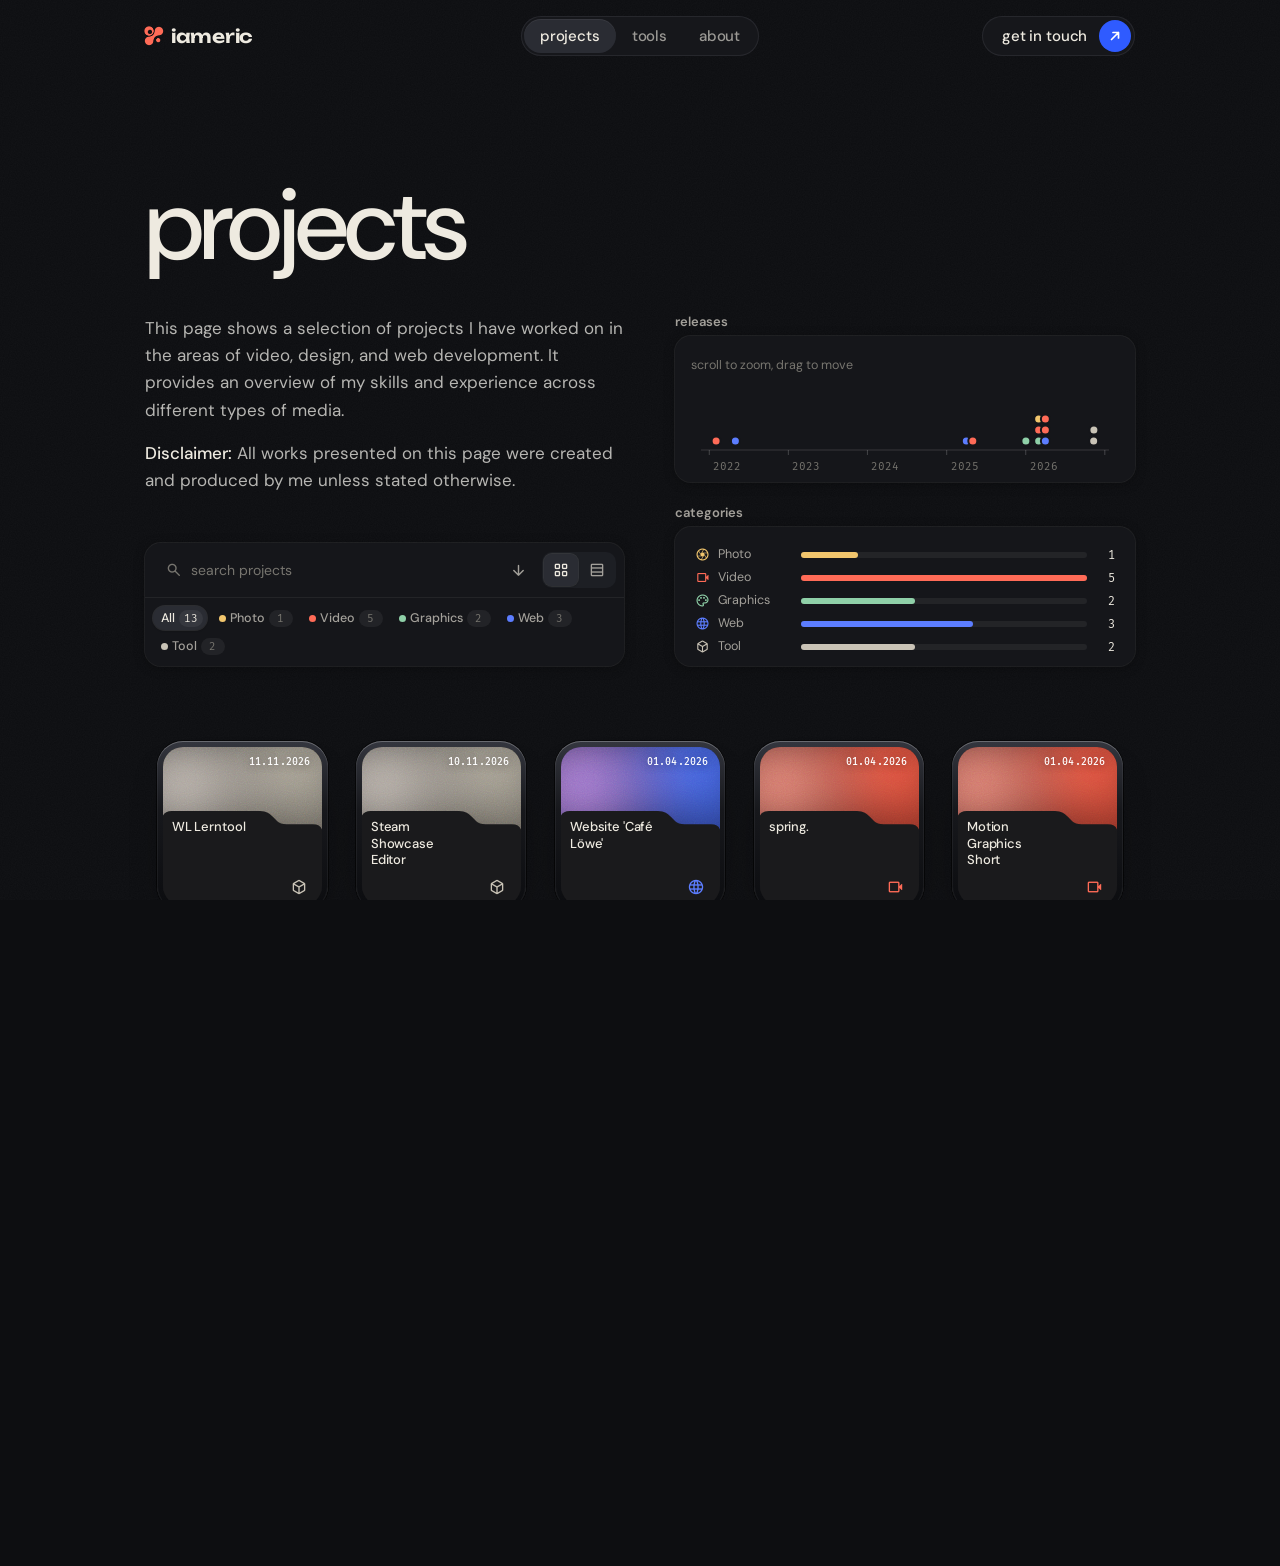
<file: projects.html>
<!doctype html>
<html lang="de">
<head>
  <meta charset="utf-8">
  <meta name="viewport" content="width=device-width, initial-scale=1">
  <link rel="icon" href="favicon.svg" type="image/svg+xml">
  <link rel="icon" href="favicon.ico" sizes="48x48">
  <link rel="apple-touch-icon" href="apple-touch-icon.png">
  <title>projects · iameric</title>
  <link rel="preconnect" href="https://fonts.googleapis.com">
  <link rel="preconnect" href="https://fonts.gstatic.com" crossorigin>
  <link href="https://fonts.googleapis.com/css2?family=Fira+Mono:wght@400&family=DM+Sans:opsz,wght@9..40,500&family=Unbounded:wght@600&display=swap" rel="stylesheet">
  <link href="https://fonts.googleapis.com/css2?family=Material+Symbols+Rounded:opsz,wght,FILL,GRAD@24,400,1,0&icon_names=arrow_back,arrow_downward,camera,deployed_code,edit,grid_view,language,palette,search,search_off,table_rows,videocam&display=block" rel="stylesheet">
  <link rel="stylesheet" href="sub.css">
  <link rel="stylesheet" href="links.css">
  <link rel="stylesheet" href="footer.css">
  <link rel="stylesheet" href="nav.css">
</head>
<body class="subpage">
  <!-- the menu bar, the same on every page (nav.css, nav.js) -->
  <nav class="site-nav" aria-label="menu"><a class="nav-home" href="index.html" aria-label="iameric, home"><i class="mark-logo" aria-hidden="true"></i><span class="nav-word">iameric</span></a><div class="nav-links"><a href="projects.html" aria-current="page"><span class="nav-roll"><span>projects</span></span></a><a href="tools.html"><span class="nav-roll"><span>tools</span></span></a><a href="about.html"><span class="nav-roll"><span>about</span></span></a></div><a class="nav-cta" href="contact.html"><span class="nav-cta-text">get in touch</span><span class="nav-arrow" aria-hidden="true"><svg viewBox="0 0 14 14" fill="none" stroke="currentColor" stroke-width="1.7" stroke-linecap="round" stroke-linejoin="round"><path d="M3.5 10.5l7-7M5 3.5h5.5V9"/></svg><svg viewBox="0 0 14 14" fill="none" stroke="currentColor" stroke-width="1.7" stroke-linecap="round" stroke-linejoin="round"><path d="M3.5 10.5l7-7M5 3.5h5.5V9"/></svg></span></a></nav>
  <!-- the projects, drawn by projects-page.js from projects.js: search, category chips, sorted by date. The home page
       loads this <main> into itself; data-page names the module it mounts -->
  <main class="screen scrolls" data-page="projects-page.js">
    <h1 tabindex="-1">projects</h1>
    <section class="pj" aria-label="projects">
      <div class="pj-intro" lang="en">
        <div class="pj-text">
          <p>This page shows a selection of projects I have worked on in the areas of video, design, and web development. It provides an overview of my skills and experience across different types of media.</p>
          <p><b>Disclaimer:</b> All works presented on this page were created and produced by me unless stated otherwise.</p>
        </div>
        <!-- the insight tiles: when the projects came out, and how many in each category (projects-page.js draws them) -->
        <div class="pj-insights">
          <section class="pj-insight" aria-labelledby="in-releases"><h2 class="in-cap" id="in-releases">releases</h2><div class="in-tile" data-insight="timeline"></div></section>
          <section class="pj-insight" aria-labelledby="in-categories"><h2 class="in-cap" id="in-categories">categories</h2><div class="in-tile" data-insight="categories"></div></section>
        </div>
        <!-- the command bar: search with live suggestions, sort, grid or table, the categories as chips with counts -->
        <div class="pj-cmd">
          <div class="pj-cmd-bar">
            <label class="pj-search">
              <span class="material-symbols-rounded" aria-hidden="true">search</span>
              <input type="search" placeholder="search projects" aria-label="search projects" autocomplete="off" spellcheck="false" role="combobox" aria-autocomplete="list" aria-controls="pj-suggest" aria-expanded="false">
            </label>
            <button type="button" class="pj-sort" aria-label="sorted newest first, show oldest first"><span class="material-symbols-rounded" aria-hidden="true">arrow_downward</span></button>
            <div class="pj-views" role="group" aria-label="view">
              <button type="button" data-view="grid" aria-pressed="true" aria-label="grid" title="grid"><span class="material-symbols-rounded" aria-hidden="true">grid_view</span></button>
              <button type="button" data-view="rows" aria-pressed="false" aria-label="table" title="table"><span class="material-symbols-rounded" aria-hidden="true">table_rows</span></button>
            </div>
          </div>
          <ul class="pj-suggest" id="pj-suggest" role="listbox" aria-label="suggestions" hidden></ul>
          <div class="pj-chips" role="group" aria-label="category"></div>
        </div>
      </div>
      <ul class="pj-list"></ul>
      <div class="pj-tablebox"></div>
      <div class="pj-empty" hidden></div>
    </section>
    <footer class="site-foot sub-foot">
      <span class="foot-copy">© <span class="year">2026</span> iameric</span>
      <nav class="socials" aria-label="connections"><a class="so" href="https://www.youtube.com/@trizakz" target="_blank" rel="noopener" aria-label="YouTube @trizakz" data-name="youtube @trizakz"><svg class="so-logo" viewBox="0 0 24 24" aria-hidden="true"><path fill="currentColor" d="M23.498 6.186a3.016 3.016 0 0 0-2.122-2.136C19.505 3.545 12 3.545 12 3.545s-7.505 0-9.377.505A3.017 3.017 0 0 0 .502 6.186C0 8.07 0 12 0 12s0 3.93.502 5.814a3.016 3.016 0 0 0 2.122 2.136c1.871.505 9.376.505 9.376.505s7.505 0 9.377-.505a3.015 3.015 0 0 0 2.122-2.136C24 15.93 24 12 24 12s0-3.93-.502-5.814zM9.545 15.568V8.432L15.818 12l-6.273 3.568z"/></svg></a><a class="so" href="https://steamcommunity.com/profiles/76561198201300135" target="_blank" rel="noopener" aria-label="Steam @Trizakz" data-name="steam @Trizakz"><svg class="so-logo" viewBox="0 0 24 24" aria-hidden="true"><path fill="currentColor" d="M11.979 0C5.678 0 .511 4.86.022 11.037l6.432 2.658c.545-.371 1.203-.59 1.912-.59.063 0 .125.004.188.006l2.861-4.142V8.91c0-2.495 2.028-4.524 4.524-4.524 2.494 0 4.524 2.031 4.524 4.527s-2.03 4.525-4.524 4.525h-.105l-4.076 2.911c0 .052.004.105.004.159 0 1.875-1.515 3.396-3.39 3.396-1.635 0-3.016-1.173-3.331-2.727L.436 15.27C1.862 20.307 6.486 24 11.979 24c6.627 0 11.999-5.373 11.999-12S18.605 0 11.979 0zM7.54 18.21l-1.473-.61c.262.543.714.999 1.314 1.25 1.297.539 2.793-.076 3.332-1.375.263-.63.264-1.319.005-1.949s-.75-1.121-1.377-1.383c-.624-.26-1.29-.249-1.878-.03l1.523.63c.956.4 1.409 1.5 1.009 2.455-.397.957-1.497 1.41-2.454 1.012H7.54zm11.415-9.303c0-1.662-1.353-3.015-3.015-3.015-1.665 0-3.015 1.353-3.015 3.015 0 1.665 1.35 3.015 3.015 3.015 1.663 0 3.015-1.35 3.015-3.015zm-5.273-.005c0-1.252 1.013-2.266 2.265-2.266 1.249 0 2.266 1.014 2.266 2.266 0 1.251-1.017 2.265-2.266 2.265-1.253 0-2.265-1.014-2.265-2.265z"/></svg></a><a class="so" href="https://anilist.co/user/Trizakz/" target="_blank" rel="noopener" aria-label="AniList @Trizakz" data-name="anilist @Trizakz"><svg class="so-logo" viewBox="0 0 24 24" aria-hidden="true"><path fill="currentColor" d="M24 17.53v2.421c0 .71-.391 1.101-1.1 1.101h-5l-.057-.165L11.84 3.736c.106-.502.46-.788 1.053-.788h2.422c.71 0 1.1.391 1.1 1.1v12.38H22.9c.71 0 1.1.392 1.1 1.101zM11.034 2.947l6.337 18.104h-4.918l-1.052-3.131H6.019l-1.077 3.131H0L6.361 2.948h4.673zm-.66 10.96-1.69-5.014-1.541 5.015h3.23z"/></svg></a><a class="so" href="https://open.spotify.com/user/k9e2rki611cfd6m9ktvqcw3rp" target="_blank" rel="noopener" aria-label="Spotify @Trizakz" data-name="spotify @Trizakz"><svg class="so-logo" viewBox="0 0 24 24" aria-hidden="true"><path fill="currentColor" d="M12 0C5.4 0 0 5.4 0 12s5.4 12 12 12 12-5.4 12-12S18.66 0 12 0zm5.521 17.34c-.24.359-.66.48-1.021.24-2.82-1.74-6.36-2.101-10.561-1.141-.418.122-.779-.179-.899-.539-.12-.421.18-.78.54-.9 4.56-1.021 8.52-.6 11.64 1.32.42.18.479.659.301 1.02zm1.44-3.3c-.301.42-.841.6-1.262.3-3.239-1.98-8.159-2.58-11.939-1.38-.479.12-1.02-.12-1.14-.6-.12-.48.12-1.021.6-1.141C9.6 9.9 15 10.561 18.72 12.84c.361.181.54.78.241 1.2zm.12-3.36C15.24 8.4 8.82 8.16 5.16 9.301c-.6.179-1.2-.181-1.38-.721-.18-.601.18-1.2.72-1.381 4.26-1.26 11.28-1.02 15.721 1.621.539.3.719 1.02.419 1.56-.299.421-1.02.599-1.559.3z"/></svg></a><a class="so" href="https://github.com/Trizakz" target="_blank" rel="noopener" aria-label="GitHub @Trizakz" data-name="github @Trizakz"><svg class="so-logo" viewBox="0 0 24 24" aria-hidden="true"><path fill="currentColor" d="M12 .297c-6.63 0-12 5.373-12 12 0 5.303 3.438 9.8 8.205 11.385.6.113.82-.258.82-.577 0-.285-.01-1.04-.015-2.04-3.338.724-4.042-1.61-4.042-1.61C4.422 18.07 3.633 17.7 3.633 17.7c-1.087-.744.084-.729.084-.729 1.205.084 1.838 1.236 1.838 1.236 1.07 1.835 2.809 1.305 3.495.998.108-.776.417-1.305.76-1.605-2.665-.3-5.466-1.332-5.466-5.93 0-1.31.465-2.38 1.235-3.22-.135-.303-.54-1.523.105-3.176 0 0 1.005-.322 3.3 1.23.96-.267 1.98-.399 3-.405 1.02.006 2.04.138 3 .405 2.28-1.552 3.285-1.23 3.285-1.23.645 1.653.24 2.873.12 3.176.765.84 1.23 1.91 1.23 3.22 0 4.61-2.805 5.625-5.475 5.92.42.36.81 1.096.81 2.22 0 1.606-.015 2.896-.015 3.286 0 .315.21.69.825.57C20.565 22.092 24 17.592 24 12.297c0-6.627-5.373-12-12-12"/></svg></a><a class="so" href="https://ko-fi.com/ericleutemann" target="_blank" rel="noopener" aria-label="Ko-fi @ericleutemann" data-name="ko-fi @ericleutemann"><svg class="so-logo" viewBox="0 0 24 24" aria-hidden="true"><path fill="currentColor" d="M23.881 8.948c-.773-4.085-4.859-4.593-4.859-4.593H.723c-.604 0-.679.798-.679.798s-.082 7.324-.022 11.822c.164 2.424 2.586 2.672 2.586 2.672s8.267-.023 11.966-.049c2.438-.426 2.683-2.566 2.658-3.734 4.352.24 7.422-2.831 6.649-6.916zm-11.062 3.511c-1.246 1.453-4.011 3.976-4.011 3.976s-.121.119-.31.023c-.076-.057-.108-.09-.108-.09-.443-.441-3.368-3.049-4.034-3.954-.709-.965-1.041-2.7-.091-3.71.951-1.01 3.005-1.086 4.363.407 0 0 1.565-1.782 3.468-.963 1.904.82 1.832 3.011.723 4.311zm6.173.478c-.928.116-1.682.028-1.682.028V7.284h1.77s1.971.551 1.971 2.638c0 1.913-.985 2.667-2.059 3.015z"/></svg></a></nav>
      <a class="foot-legal" href="legal.html">legal notice</a>
    </footer>
  </main>
  <script src="sub.js"></script>
  <script type="module">
    import { mount } from './projects-page.js';
    mount(document.body);
  </script>
  <script src="nav.js"></script>
</body>
</html>
</file>
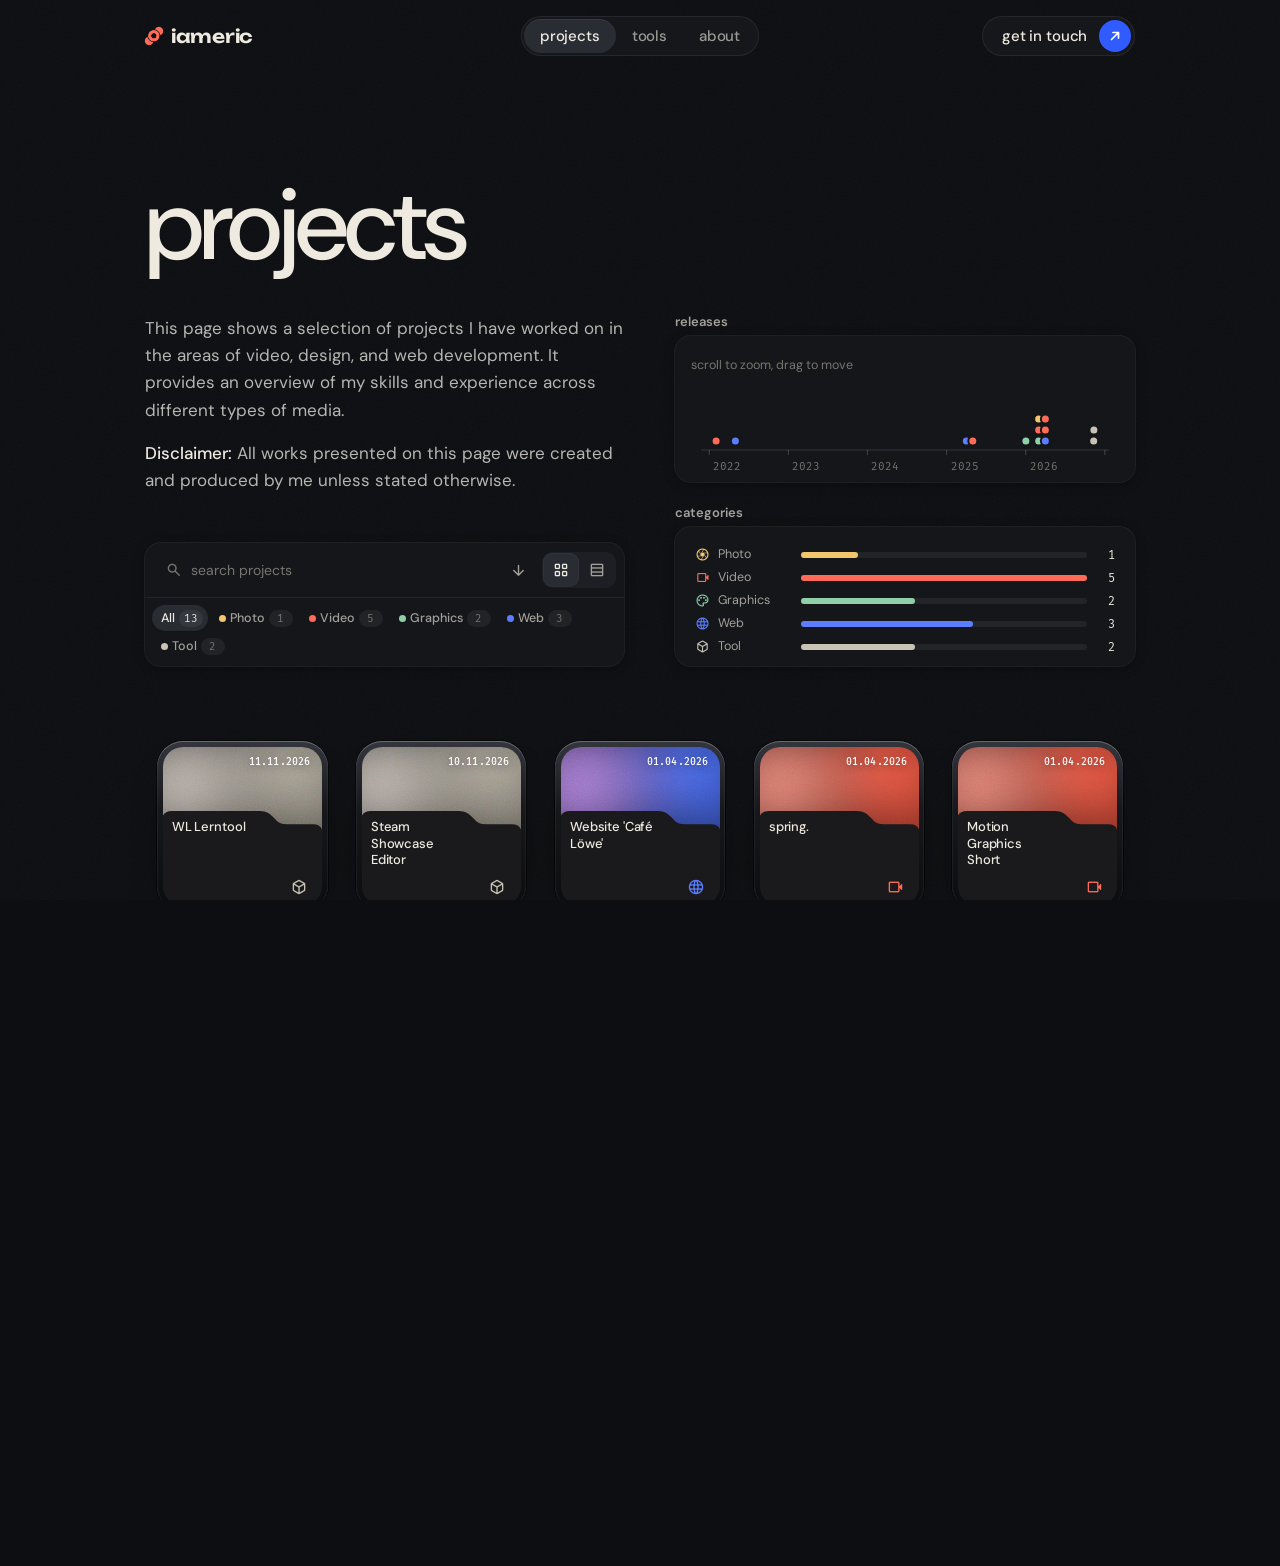
<file: projekte.html>
<!doctype html>
<!-- the projects page used to live here (German file name); old links land on projects.html -->
<html lang="en">
<head>
  <meta charset="utf-8">
  <title>projects · iameric</title>
  <meta http-equiv="refresh" content="0; url=projects.html">
  <link rel="canonical" href="projects.html">
  <script>location.replace('projects.html' + location.search + location.hash);</script>
</head>
<body style="background:#0b0b0c"></body>
</html>
</file>
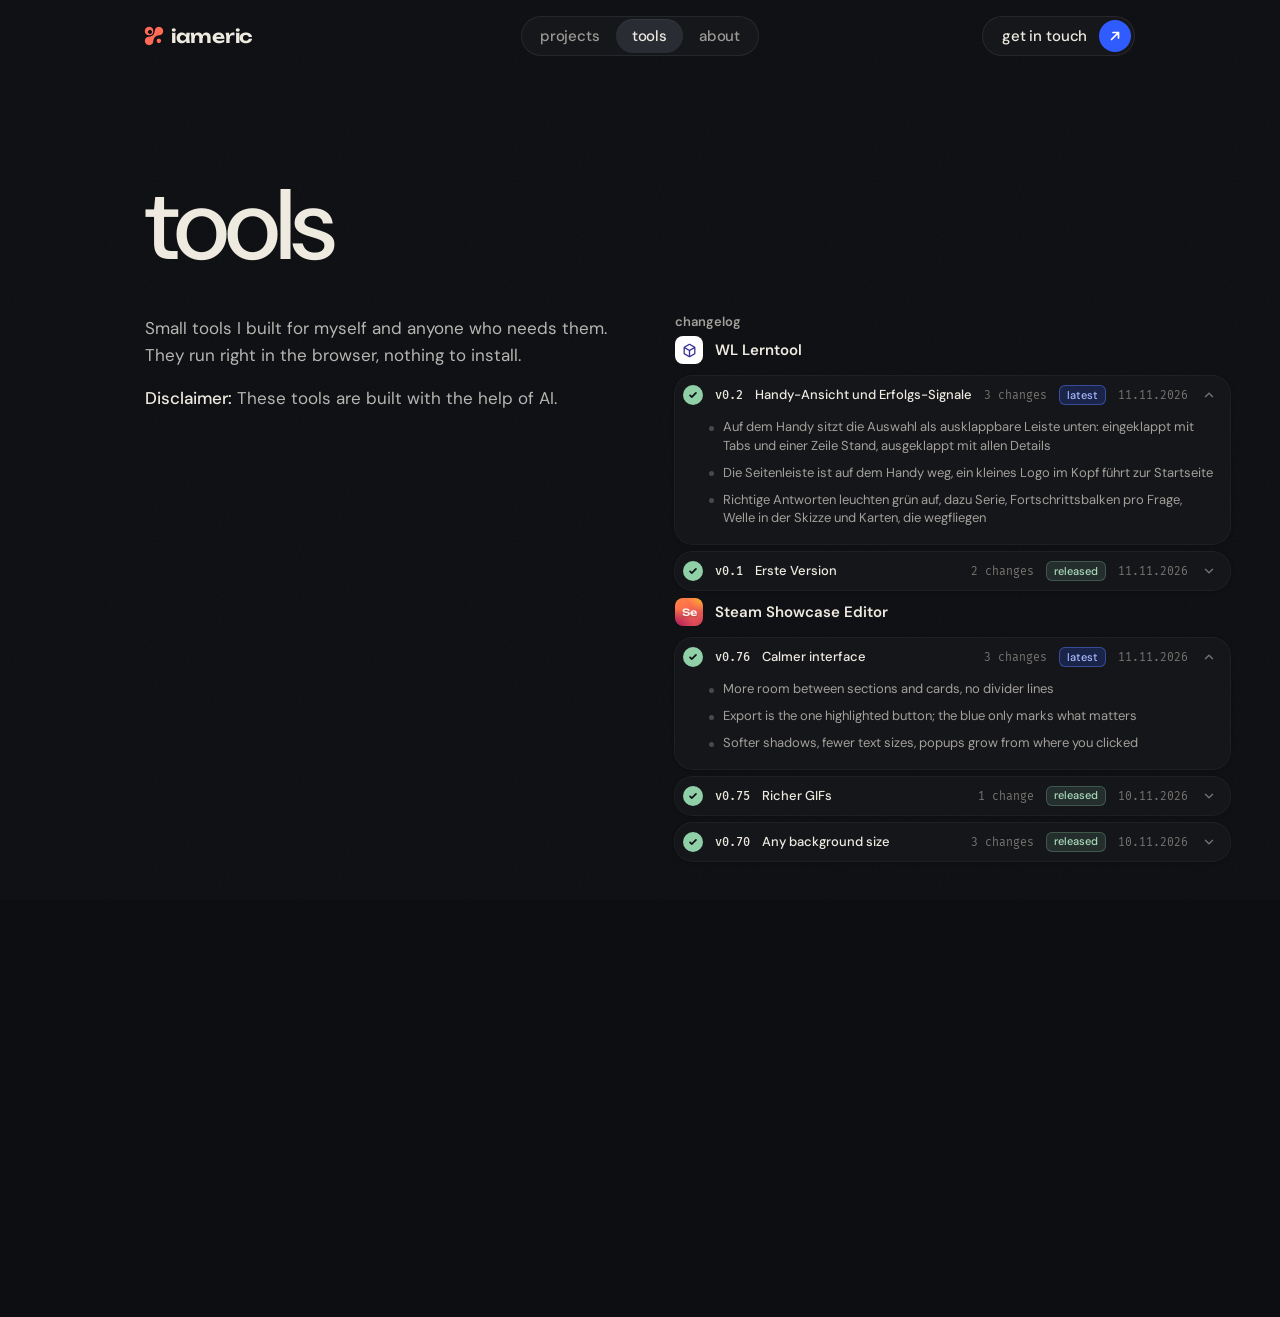
<file: tools.html>
<!doctype html>
<html lang="en">
<head>
  <meta charset="utf-8">
  <meta name="viewport" content="width=device-width, initial-scale=1">
  <link rel="icon" href="favicon.svg" type="image/svg+xml">
  <link rel="icon" href="favicon.ico" sizes="48x48">
  <link rel="apple-touch-icon" href="apple-touch-icon.png">
  <title>tools · iameric</title>
  <link rel="preconnect" href="https://fonts.googleapis.com">
  <link rel="preconnect" href="https://fonts.gstatic.com" crossorigin>
  <link href="https://fonts.googleapis.com/css2?family=Fira+Mono:wght@400&family=DM+Sans:opsz,wght@9..40,500&family=Unbounded:wght@600&display=swap" rel="stylesheet">
  <link href="https://fonts.googleapis.com/css2?family=Material+Symbols+Rounded:opsz,wght,FILL,GRAD@24,400,1,0&icon_names=arrow_back,check,deployed_code,edit,expand_more&display=block" rel="stylesheet">
  <link rel="stylesheet" href="sub.css">
  <link rel="stylesheet" href="links.css">
  <link rel="stylesheet" href="footer.css">
  <link rel="stylesheet" href="nav.css">
</head>
<body class="subpage">
  <!-- the menu bar, the same on every page (nav.css, nav.js) -->
  <nav class="site-nav" aria-label="menu"><a class="nav-home" href="index.html" aria-label="iameric, home"><i class="mark-logo" aria-hidden="true"></i><span class="nav-word">iameric</span></a><div class="nav-links"><a href="projects.html"><span class="nav-roll"><span>projects</span></span></a><a href="tools.html" aria-current="page"><span class="nav-roll"><span>tools</span></span></a><a href="about.html"><span class="nav-roll"><span>about</span></span></a></div><a class="nav-cta" href="contact.html"><span class="nav-cta-text">get in touch</span><span class="nav-arrow" aria-hidden="true"><svg viewBox="0 0 14 14" fill="none" stroke="currentColor" stroke-width="1.7" stroke-linecap="round" stroke-linejoin="round"><path d="M3.5 10.5l7-7M5 3.5h5.5V9"/></svg><svg viewBox="0 0 14 14" fill="none" stroke="currentColor" stroke-width="1.7" stroke-linecap="round" stroke-linejoin="round"><path d="M3.5 10.5l7-7M5 3.5h5.5V9"/></svg></span></a></nav>
  <!-- the tools, drawn by tools-page.js from tools.js (written by web-tools/publish.js), each card opens its tool.
       The home page loads this <main> into itself; data-page names the module it mounts -->
  <main class="screen scrolls" data-page="tools-page.js">
    <h1 tabindex="-1">tools</h1>
    <section class="pj" aria-label="tools">
      <div class="pj-intro" lang="en">
        <div class="pj-text">
          <p>Small tools I built for myself and anyone who needs them. They run right in the browser, nothing to install.</p>
          <p><b>Disclaimer:</b> These tools are built with the help of AI.</p>
        </div>
        <!-- what changed lately, version by version (tools-page.js, from the changelog in tools.js) -->
        <section class="tl-log" aria-labelledby="tl-log-title">
          <h2 class="tl-log-title" id="tl-log-title">changelog</h2>
        </section>
      </div>
      <ul class="pj-list"></ul>
    </section>
    <footer class="site-foot sub-foot">
      <span class="foot-copy">© <span class="year">2026</span> iameric</span>
      <nav class="socials" aria-label="connections"><a class="so" href="https://www.youtube.com/@trizakz" target="_blank" rel="noopener" aria-label="YouTube @trizakz" data-name="youtube @trizakz"><svg class="so-logo" viewBox="0 0 24 24" aria-hidden="true"><path fill="currentColor" d="M23.498 6.186a3.016 3.016 0 0 0-2.122-2.136C19.505 3.545 12 3.545 12 3.545s-7.505 0-9.377.505A3.017 3.017 0 0 0 .502 6.186C0 8.07 0 12 0 12s0 3.93.502 5.814a3.016 3.016 0 0 0 2.122 2.136c1.871.505 9.376.505 9.376.505s7.505 0 9.377-.505a3.015 3.015 0 0 0 2.122-2.136C24 15.93 24 12 24 12s0-3.93-.502-5.814zM9.545 15.568V8.432L15.818 12l-6.273 3.568z"/></svg></a><a class="so" href="https://steamcommunity.com/profiles/76561198201300135" target="_blank" rel="noopener" aria-label="Steam @Trizakz" data-name="steam @Trizakz"><svg class="so-logo" viewBox="0 0 24 24" aria-hidden="true"><path fill="currentColor" d="M11.979 0C5.678 0 .511 4.86.022 11.037l6.432 2.658c.545-.371 1.203-.59 1.912-.59.063 0 .125.004.188.006l2.861-4.142V8.91c0-2.495 2.028-4.524 4.524-4.524 2.494 0 4.524 2.031 4.524 4.527s-2.03 4.525-4.524 4.525h-.105l-4.076 2.911c0 .052.004.105.004.159 0 1.875-1.515 3.396-3.39 3.396-1.635 0-3.016-1.173-3.331-2.727L.436 15.27C1.862 20.307 6.486 24 11.979 24c6.627 0 11.999-5.373 11.999-12S18.605 0 11.979 0zM7.54 18.21l-1.473-.61c.262.543.714.999 1.314 1.25 1.297.539 2.793-.076 3.332-1.375.263-.63.264-1.319.005-1.949s-.75-1.121-1.377-1.383c-.624-.26-1.29-.249-1.878-.03l1.523.63c.956.4 1.409 1.5 1.009 2.455-.397.957-1.497 1.41-2.454 1.012H7.54zm11.415-9.303c0-1.662-1.353-3.015-3.015-3.015-1.665 0-3.015 1.353-3.015 3.015 0 1.665 1.35 3.015 3.015 3.015 1.663 0 3.015-1.35 3.015-3.015zm-5.273-.005c0-1.252 1.013-2.266 2.265-2.266 1.249 0 2.266 1.014 2.266 2.266 0 1.251-1.017 2.265-2.266 2.265-1.253 0-2.265-1.014-2.265-2.265z"/></svg></a><a class="so" href="https://anilist.co/user/Trizakz/" target="_blank" rel="noopener" aria-label="AniList @Trizakz" data-name="anilist @Trizakz"><svg class="so-logo" viewBox="0 0 24 24" aria-hidden="true"><path fill="currentColor" d="M24 17.53v2.421c0 .71-.391 1.101-1.1 1.101h-5l-.057-.165L11.84 3.736c.106-.502.46-.788 1.053-.788h2.422c.71 0 1.1.391 1.1 1.1v12.38H22.9c.71 0 1.1.392 1.1 1.101zM11.034 2.947l6.337 18.104h-4.918l-1.052-3.131H6.019l-1.077 3.131H0L6.361 2.948h4.673zm-.66 10.96-1.69-5.014-1.541 5.015h3.23z"/></svg></a><a class="so" href="https://open.spotify.com/user/k9e2rki611cfd6m9ktvqcw3rp" target="_blank" rel="noopener" aria-label="Spotify @Trizakz" data-name="spotify @Trizakz"><svg class="so-logo" viewBox="0 0 24 24" aria-hidden="true"><path fill="currentColor" d="M12 0C5.4 0 0 5.4 0 12s5.4 12 12 12 12-5.4 12-12S18.66 0 12 0zm5.521 17.34c-.24.359-.66.48-1.021.24-2.82-1.74-6.36-2.101-10.561-1.141-.418.122-.779-.179-.899-.539-.12-.421.18-.78.54-.9 4.56-1.021 8.52-.6 11.64 1.32.42.18.479.659.301 1.02zm1.44-3.3c-.301.42-.841.6-1.262.3-3.239-1.98-8.159-2.58-11.939-1.38-.479.12-1.02-.12-1.14-.6-.12-.48.12-1.021.6-1.141C9.6 9.9 15 10.561 18.72 12.84c.361.181.54.78.241 1.2zm.12-3.36C15.24 8.4 8.82 8.16 5.16 9.301c-.6.179-1.2-.181-1.38-.721-.18-.601.18-1.2.72-1.381 4.26-1.26 11.28-1.02 15.721 1.621.539.3.719 1.02.419 1.56-.299.421-1.02.599-1.559.3z"/></svg></a><a class="so" href="https://github.com/Trizakz" target="_blank" rel="noopener" aria-label="GitHub @Trizakz" data-name="github @Trizakz"><svg class="so-logo" viewBox="0 0 24 24" aria-hidden="true"><path fill="currentColor" d="M12 .297c-6.63 0-12 5.373-12 12 0 5.303 3.438 9.8 8.205 11.385.6.113.82-.258.82-.577 0-.285-.01-1.04-.015-2.04-3.338.724-4.042-1.61-4.042-1.61C4.422 18.07 3.633 17.7 3.633 17.7c-1.087-.744.084-.729.084-.729 1.205.084 1.838 1.236 1.838 1.236 1.07 1.835 2.809 1.305 3.495.998.108-.776.417-1.305.76-1.605-2.665-.3-5.466-1.332-5.466-5.93 0-1.31.465-2.38 1.235-3.22-.135-.303-.54-1.523.105-3.176 0 0 1.005-.322 3.3 1.23.96-.267 1.98-.399 3-.405 1.02.006 2.04.138 3 .405 2.28-1.552 3.285-1.23 3.285-1.23.645 1.653.24 2.873.12 3.176.765.84 1.23 1.91 1.23 3.22 0 4.61-2.805 5.625-5.475 5.92.42.36.81 1.096.81 2.22 0 1.606-.015 2.896-.015 3.286 0 .315.21.69.825.57C20.565 22.092 24 17.592 24 12.297c0-6.627-5.373-12-12-12"/></svg></a><a class="so" href="https://ko-fi.com/ericleutemann" target="_blank" rel="noopener" aria-label="Ko-fi @ericleutemann" data-name="ko-fi @ericleutemann"><svg class="so-logo" viewBox="0 0 24 24" aria-hidden="true"><path fill="currentColor" d="M23.881 8.948c-.773-4.085-4.859-4.593-4.859-4.593H.723c-.604 0-.679.798-.679.798s-.082 7.324-.022 11.822c.164 2.424 2.586 2.672 2.586 2.672s8.267-.023 11.966-.049c2.438-.426 2.683-2.566 2.658-3.734 4.352.24 7.422-2.831 6.649-6.916zm-11.062 3.511c-1.246 1.453-4.011 3.976-4.011 3.976s-.121.119-.31.023c-.076-.057-.108-.09-.108-.09-.443-.441-3.368-3.049-4.034-3.954-.709-.965-1.041-2.7-.091-3.71.951-1.01 3.005-1.086 4.363.407 0 0 1.565-1.782 3.468-.963 1.904.82 1.832 3.011.723 4.311zm6.173.478c-.928.116-1.682.028-1.682.028V7.284h1.77s1.971.551 1.971 2.638c0 1.913-.985 2.667-2.059 3.015z"/></svg></a></nav>
      <a class="foot-legal" href="legal.html">legal notice</a>
    </footer>
  </main>
  <script src="sub.js"></script>
  <script type="module">
    import { mount } from './tools-page.js';
    mount(document.body);
  </script>
  <script src="nav.js"></script>
</body>
</html>
</file>
<file: sub.css>
/* sub pages (placeholders for now) in the home page's dark look. Used two ways: as a page of its own
   (<body class="subpage">) and as the panel the home page opens over itself once a tag has zoomed in
   (div.subpage), so going back never reloads the home page. --light is the colour the zoomed screen
   ended on (now the dark ground itself): the page arrives in it and turns back into it when it closes. */
/* "cobalt print": ink and paper like a risograph print, cobalt as the one ink for fills (buttons, the active
   filter, selection), coral as the small second ink for marks and links. Same tokens in index.html and legal.html */
.subpage {
  --bg: #0d0e11;
  --panel: #18191d;
  --line: #26272c;
  --text: #eeeae0;
  --muted: #a3a09a;
  --signal: #2f5bff;
  --on-signal: #ffffff;
  --coral: #ff6b57;
  --edge: clamp(20px, calc(16vw - 60px), 220px); /* content kept towards the middle */
  --edge-y: clamp(16px, calc(7vh - 14px), 64px);
  --ease: cubic-bezier(0.22, 1, 0.36, 1);
  --mono: "Fira Mono", ui-monospace, Menlo, Consolas, monospace;
  --light: var(--bg);
  position: fixed;
  inset: 0;
  z-index: 30;
  margin: 0;
  overflow: hidden;
  background: var(--bg);
  color: var(--text);
  font-family: "DM Sans", sans-serif;
}
/* icon glyphs are pictures, not text: they are never selected along with the words */
.material-symbols-rounded,
.tl-logo,
.pj-band {
  -webkit-user-select: none;
  user-select: none;
}
.subpage ::selection {
  background: var(--signal);
  color: var(--on-signal);
}
/* the print grain */
.subpage::after {
  content: "";
  position: absolute;
  inset: 0;
  /* a fine print grain over the ink, like paper under a risograph */
  background-image: url("data:image/svg+xml,%3Csvg xmlns='http://www.w3.org/2000/svg' width='180' height='180'%3E%3Cfilter id='n'%3E%3CfeTurbulence type='fractalNoise' baseFrequency='0.85' numOctaves='2' stitchTiles='stitch'/%3E%3CfeColorMatrix values='0 0 0 0 1 0 0 0 0 1 0 0 0 0 1 0 0 0 0.6 0'/%3E%3C/filter%3E%3Crect width='100%25' height='100%25' filter='url(%23n)'/%3E%3C/svg%3E");
  opacity: 0.05;
  pointer-events: none;
}
/* arrival: the flat screen colour the zoom ended on, clearing to the dark page */
.subpage::before {
  content: "";
  position: absolute;
  inset: 0;
  z-index: 2;
  background: var(--light);
  pointer-events: none;
  animation: sub-clear 0.7s var(--ease) both;
}
.subpage.instant::before {
  animation: none;
  opacity: 0;
}
/* closing: back into the screen colour, then the tag flies back on the home page */
.subpage.leaving::before {
  animation: sub-cover 0.25s ease-in both;
}
@keyframes sub-clear {
  to { opacity: 0; }
}
@keyframes sub-cover {
  from { opacity: 0; }
}
.subpage .screen {
  position: relative;
  z-index: 1;
  height: 100%;
  box-sizing: border-box;
  padding: var(--edge-y) var(--edge);
  display: flex;
  flex-direction: column;
}
/* the iameric wordmark, exactly where it sits on the home page; it leads back home */
.subpage .sub-mark {
  align-self: flex-start;
  font-family: "Unbounded", var(--mono);
  font-weight: 600;
  font-size: clamp(19px, 1.6vw, 27px);
  line-height: 1;
  letter-spacing: -0.01em;
  color: var(--signal);
  text-decoration: none;
  border-radius: 4px;
}
.subpage .sub-mark:focus-visible {
  outline: 2px solid var(--text);
  outline-offset: 4px;
}
/* (the hover swap to "<- back" is switched off for now, Eric wants it calmer; the styles stay for later) the wordmark could swap for "<- back", the way the home page's intro
   brings the wordmark in: a soft edge sweeps from left to right, the word blurs away behind it and
   "back" sharpens in, dark on a block of the accent colour that closes with the letters (0.1em and
   0.77em are Unbounded's measures, like the links in links.css). Both sit in one grid cell; the padding gives the blur room inside
   the mask (a mask clips at the element's box) */
@property --sweep {
  syntax: "<percentage>";
  inherits: true;
  initial-value: -40%;
}
.subpage .sub-mark {
  display: inline-grid;
  grid-template-columns: auto auto; /* the logo (links.css), then word and "back" in one cell */
  align-items: center;
  column-gap: 0.4em;
  --sweep: -40%;
  transition: --sweep 0.7s var(--ease);
}
.subpage .sub-mark > span {
  grid-area: 1 / 2;
  padding: 16px 20px;
  margin: -16px -20px;
  transition: filter 0.7s var(--ease);
}
.subpage .sub-mark .mark-word {
  -webkit-mask-image: linear-gradient(90deg, transparent var(--sweep), #000 calc(var(--sweep) + 40%));
  mask-image: linear-gradient(90deg, transparent var(--sweep), #000 calc(var(--sweep) + 40%));
}
/* arrival: the logo builds itself (sub.js, logo-build.js), the word is there at once; until the build starts
   the static logo is hidden */
@media (prefers-reduced-motion: no-preference) {
  .subpage .sub-mark .mark-logo {
    visibility: hidden;
  }
}
/* the canvas the wordmark's logo builds on (here and on the home page): the build's box (6..194) is wider than
   the logo's own (22..178): 188 / 155.9, centred on the logo's place */
.mark-build {
  flex: none;
  width: 1.206em;
  height: 1.206em;
  margin: -0.103em;
}
.subpage .sub-mark .mark-back {
  display: inline-flex;
  align-items: center;
  gap: 0.15em;
  padding-inline: calc(20px + 0.2em);
  color: transparent;
  background-image: linear-gradient(var(--bg) calc(14px + 0.87em), var(--signal) 0), linear-gradient(var(--signal), var(--signal));
  background-position: 0 0, 50% calc(14px + 0.1em);
  background-size: 100% 100%, calc(100% - 40px) 0.77em;
  background-repeat: no-repeat;
  -webkit-background-clip: text, border-box;
  background-clip: text, border-box;
  filter: blur(8px);
  -webkit-mask-image: linear-gradient(90deg, #000 var(--sweep), transparent calc(var(--sweep) + 40%));
  mask-image: linear-gradient(90deg, #000 var(--sweep), transparent calc(var(--sweep) + 40%));
}
.subpage .sub-mark .mark-back .material-symbols-rounded {
  font-size: 1.05em;
  margin-block: -1em; /* taller than the letters: it must not move them off the block */
}
.subpage h1 {
  margin: clamp(32px, 7vh, 72px) 0 0;
  font-weight: 500;
  font-size: var(--title, 20vw);
  line-height: 0.9;
  letter-spacing: -0.04em;
  white-space: nowrap;
  outline: none;
}
.subpage .note {
  margin: auto 0 16px;
  font: 12px var(--mono);
  letter-spacing: 0.02em;
  opacity: 0.62;
}
/* the footer along the bottom (footer.css) */
.subpage .sub-foot {
  align-self: stretch;
}
/* ---- the glow (google-blur-glow-ui): a soft lavender horizon rising from the bottom edge, built like the
   references from a few large shapes, blurred (here as wide radial gradients), under everything. It lives: the
   shapes drift sideways against each other, breathe brighter and dimmer, and the lavender leans bluer and back,
   each on its own slow rhythm so the three never line up into a visible loop. A few specks float up through it
   (glow-dust.js) ---- */
@property --glow-drift {
  syntax: "<percentage>";
  inherits: false;
  initial-value: 0%;
}
/* the ground is flat ink: no glow, no specks */
html:has(> body.subpage) {
  background: #0d0e11;
}

/* pages taller than the window scroll inside their panel (like about, about.css) */
.subpage:has(.screen.scrolls) {
  overflow-y: auto;
}
.subpage:has(.screen.scrolls)::after,
.subpage:has(.screen.scrolls)::before {
  position: fixed;
}
.subpage .screen.scrolls {
  height: auto;
  min-height: 100%;
}
html:has(> body.subpage .screen.scrolls) {
  overflow: hidden;
}

/* ---- projects (projects-page.js): the intro, a search bar with the sort arrow, category chips, then the cards.
   Built like the about page's badges and connections: frosted glass panes, a white ring and a small lift on hover ---- */
.pj {
  display: grid;
  grid-template-columns: minmax(0, 1fr); /* never wider than the page, whatever the content wants */
  margin-bottom: clamp(48px, 9vh, 96px);
}
.pj-intro {
  display: grid;
  grid-template-columns: repeat(2, minmax(0, 1fr));
  align-items: start;
  gap: clamp(20px, 4vw, 64px);
  margin-top: clamp(24px, 5vh, 48px);
}
/* the projects page: the text on the left, the insight tiles on the right, the search bar under both; on wide
   screens the search bar moves up under the text, beside the tiles */
/* the tiles on the right need only their 460 px; the rest goes to the text and the search bar */
.pj-intro:has(.pj-insights, .tl-log) {
  grid-template-columns: minmax(0, 1fr) minmax(0, 460px);
}
.pj-intro:has(.pj-cmd) {
  grid-template-areas: "text ins" "cmd cmd";
}
.pj-intro:has(.pj-cmd) > .pj-text {
  grid-area: text;
}
.pj-intro:has(.pj-cmd) > .pj-insights {
  grid-area: ins;
}
@media (min-width: 1100px) {
  .pj-intro:has(.pj-cmd) {
    grid-template-areas: "text ins" "cmd ins";
    grid-template-rows: auto 1fr;
    row-gap: 32px;
  }
  .pj-cmd {
    justify-self: start;
    align-self: end;
  }
}
/* the text and its disclaimer on the left; the insight tile or the changelog on the right */
.pj-text {
  display: grid;
  gap: 16px;
}
.pj-text p {
  margin: 0;
  max-width: 34em;
  font-size: 17px;
  line-height: 1.6;
  color: rgba(230, 228, 223, 0.78);
  text-wrap: pretty;
}
.pj-text b {
  font-weight: 500;
  color: var(--text);
}
/* the compact UI pieces of the projects and tools pages (after beautifului.dev): dark cards with a hairline of
   light round them, small type, chips and tags tinted in the category colours */
.pj {
  --card: #15161a;
  --card-2: #1d1f24;
  --ring: 0 0 0 1px rgb(255 255 255 / 0.07), 0 2px 12px rgb(0 0 0 / 0.3);
  --faint: #77756f;
}
/* the insight card: a title bar with the pager, a sentence, then the chart in an inset panel */
.pj-insights {
  justify-self: end;
  display: grid;
  gap: 24px;
  width: min(100%, 460px);
}
.pj-insight {
  display: grid;
  gap: 8px;
}
.in-cap {
  margin: 0;
  font: 600 13px/1 "DM Sans", sans-serif;
  color: var(--muted);
}
.in-tile {
  box-sizing: border-box;
  padding: 16px 16px 8px;
  border-radius: 16px;
  background: var(--card);
  box-shadow: var(--ring);
}
.in-read {
  display: flex;
  min-height: 26px;
  margin: 0 0 4px;
  align-items: center;
  font: 400 12.5px/1.2 "DM Sans", sans-serif;
  color: var(--faint);
}
.in-read b {
  font-weight: 500;
  color: var(--text);
}
.in-read time {
  margin-left: 8px;
  font: 11.5px var(--mono);
  color: var(--muted);
}
/* the timeline tile is a thing to move, not text to select: the wheel zooms, a drag moves it */
.in-tile[data-insight="timeline"] {
  -webkit-user-select: none;
  user-select: none;
}
.in-chart {
  touch-action: pan-y;
  cursor: grab;
  overscroll-behavior: contain;
}
.in-chart.dragging {
  cursor: grabbing;
}
.in-chart svg {
  display: block;
  max-width: 100%;
}
.in-year.minor {
  fill: rgb(119 117 111 / 0.7);
}
.in-tick.minor {
  stroke: rgb(255 255 255 / 0.12);
}
.in-axis {
  stroke: rgb(255 255 255 / 0.14);
  stroke-width: 1;
}
.in-tick {
  stroke: rgb(255 255 255 / 0.2);
}
.in-year {
  font: 11px var(--mono);
  fill: var(--faint);
}
.in-cursor {
  stroke: rgb(255 255 255 / 0.35);
  stroke-dasharray: 2 3;
  opacity: 0;
}
.reading .in-cursor {
  opacity: 1;
}
.in-dot {
  fill: var(--band);
  stroke: var(--card);
  stroke-width: 2;
  transition: r 0.2s var(--ease), opacity 0.2s;
}
.reading .in-dot:not(.on) {
  opacity: 0.45;
}
.in-dot.on {
  r: 6.5;
}
.in-bars {
  display: grid;
  gap: 8px;
  margin: 0;
  padding: 4px;
  list-style: none;
}
.in-bars li {
  display: grid;
  grid-template-columns: 7.5em minmax(0, 1fr) 2ch;
  align-items: center;
  gap: 12px;
  font: 400 12.5px/1 "DM Sans", sans-serif;
  color: var(--muted);
}
.in-k {
  display: inline-flex;
  align-items: center;
  gap: 8px;
}
.in-k .material-symbols-rounded {
  font-size: 15px;
  color: var(--band);
}
.in-track {
  height: 6px;
  border-radius: 6px;
  background: rgb(255 255 255 / 0.06);
}
.in-track i {
  display: block;
  width: var(--w);
  height: 100%;
  border-radius: inherit;
  background: var(--band);
}
.in-n {
  font: 12px var(--mono);
  color: var(--text);
  text-align: right;
}

/* the command bar: the search with the sort arrow and the grid / table switch, the live suggestions under it, and the
   categories as chips with a dot in their colour and their count (under the current search) */
.pj-cmd {
  grid-area: cmd;
  position: relative;
  z-index: 5;
  justify-self: center;
  width: min(100%, 680px);
  border-radius: 16px;
  background: var(--card);
  box-shadow: var(--ring);
}
.pj-cmd-bar {
  display: flex;
  align-items: center;
  gap: 8px;
  padding: 8px;
}
.pj-search {
  display: flex;
  align-items: center;
  gap: 8px;
  flex: 1;
  min-width: 0;
  height: 38px;
  padding: 0 8px 0 12px;
  border-radius: 10px;
  transition: background-color 0.2s;
}
.pj-search:hover,
.pj-search:focus-within {
  background: var(--card-2);
}
.pj-search > .material-symbols-rounded {
  font-size: 18px;
  color: var(--faint);
}
.pj-search input {
  flex: 1;
  min-width: 0;
  height: 100%;
  padding: 0;
  border: 0;
  outline: 0;
  background: transparent;
  font: 400 14px "DM Sans", sans-serif;
  color: var(--text);
  caret-color: var(--signal);
}
.pj-search input::placeholder {
  color: var(--faint);
}
.pj-search input::-webkit-search-cancel-button {
  -webkit-appearance: none;
}
.pj-sort,
.pj-views button {
  flex: none;
  display: grid;
  place-items: center;
  width: 32px;
  height: 32px;
  padding: 0;
  border: 0;
  border-radius: 8px;
  background: transparent;
  color: var(--muted);
  cursor: pointer;
  transition: background-color 0.2s, color 0.2s, box-shadow 0.2s;
}
.pj-sort:hover,
.pj-views button:hover {
  color: var(--text);
}
.pj-sort:hover {
  background: var(--card-2);
}
.pj-sort:focus-visible,
.pj-views button:focus-visible,
.pj-chip:focus-visible {
  outline: 2px solid var(--signal);
  outline-offset: 1px;
}
/* the arrow turns over when the order flips, with a small overshoot */
.pj-sort .material-symbols-rounded {
  font-size: 19px;
  transition: rotate 0.55s cubic-bezier(0.34, 1.56, 0.64, 1);
}
.pj-sort.flipped .material-symbols-rounded {
  rotate: 180deg;
}
/* grid / table: a track with a raised thumb */
.pj-views {
  flex: none;
  display: flex;
  gap: 2px;
  padding: 2px;
  border-radius: 10px;
  background: var(--card-2);
}
.pj-views button {
  width: 34px;
}
.pj-views button[aria-pressed="true"] {
  background: #2a2c33;
  color: var(--text);
  box-shadow: 0 0 0 1px rgb(255 255 255 / 0.1), 0 1px 2px rgb(0 0 0 / 0.3);
}
.pj-views .material-symbols-rounded {
  font-size: 18px;
}
.pj-chips {
  display: flex;
  flex-wrap: wrap;
  gap: 4px;
  padding: 8px;
  border-top: 1px solid rgb(255 255 255 / 0.06);
}
.pj-chip {
  display: inline-flex;
  align-items: center;
  gap: 4px; /* the dot, the name and the count belong together */
  height: 24px;
  padding: 0 4px 0 8px;
  border: 0;
  border-radius: 999px;
  background: transparent;
  font: 500 12.5px/1 "DM Sans", sans-serif;
  color: var(--muted);
  cursor: pointer;
  transition: background-color 0.2s, color 0.2s, box-shadow 0.2s;
}
.pj-chip:hover {
  color: var(--text);
  background: var(--card-2);
}
.pj-chip i {
  width: 7px;
  height: 7px;
  border-radius: 50%;
  background: var(--band);
}
.pj-n {
  min-width: 16px;
  padding: 3px 4px;
  border-radius: 999px;
  background: rgb(255 255 255 / 0.06);
  font: 11px/1 var(--mono);
  color: var(--faint);
  text-align: center;
}
.pj-chip[aria-pressed="true"] {
  background: #2a2c33;
  color: var(--text);
  box-shadow: 0 0 0 1px rgb(255 255 255 / 0.1), 0 1px 2px rgb(0 0 0 / 0.3);
}
.pj-chip[aria-pressed="true"] .pj-n {
  color: var(--text);
}
/* the suggestions: a card hanging under the bar while typing */
.pj-suggest {
  position: absolute;
  left: 0;
  right: 0;
  top: calc(100% + 6px);
  margin: 0;
  padding: 4px;
  border-radius: 14px;
  background: var(--card);
  box-shadow: 0 0 0 1px rgb(255 255 255 / 0.09), 0 18px 40px rgb(0 0 0 / 0.5);
  list-style: none;
  transform-origin: 50% 0;
  animation: sg-in 0.22s var(--ease);
}
.pj-suggest li {
  display: flex;
  align-items: center;
  gap: 12px;
  min-height: 36px;
  padding: 0 12px 0 8px;
  border-radius: 10px;
  font: 500 13.5px/1.2 "DM Sans", sans-serif;
  color: var(--text);
  cursor: pointer;
}
.pj-suggest li[aria-selected="true"],
.pj-suggest li[data-id]:hover {
  background: #25272d;
}
.sg-ico {
  display: grid;
  place-items: center;
  width: 24px;
  height: 24px;
  border-radius: 7px;
  background: color-mix(in oklch, var(--band), transparent 82%);
  color: var(--band);
}
.sg-ico .material-symbols-rounded {
  font-size: 15px;
}
.sg-name {
  flex: 1;
  min-width: 0;
  overflow: hidden;
  text-overflow: ellipsis;
  white-space: nowrap;
}
.sg-name mark {
  background: none;
  color: var(--coral);
}
.pj-suggest time {
  font: 11.5px var(--mono);
  color: var(--faint);
}
.pj-suggest .sg-none {
  gap: 8px;
  padding-left: 12px;
  font-weight: 400;
  color: var(--muted);
  cursor: default;
}
.sg-none .material-symbols-rounded {
  font-size: 17px;
  color: var(--faint);
}
@keyframes sg-in {
  from { opacity: 0; scale: 1 0.94; translate: 0 -4px; }
}
/* a project the search jumped to lights up once */
.pj-hit .pj-folder,
tr.pj-hit {
  animation: pj-hit 1.4s var(--ease);
}
@keyframes pj-hit {
  0%, 30% { box-shadow: 0 0 0 3px var(--coral); }
}
/* the cards. Projects: a frosted glass folder, the project's picture standing straight inside it with its top out of
   the folder; the date on the back's tab, on the glass the title and the categories stamped in as icons. Tools: a
   square tile in the tool's colour with a numbered note and the tool's logo. .rows lays the project cards out as lines */
.pj-list {
  display: grid;
  --cols: 5; /* five per row, fewer on smaller screens */
  grid-template-columns: repeat(var(--cols), minmax(0, 1fr));
  gap: clamp(40px, 4vw, 56px) clamp(20px, 2.2vw, 32px);
  margin: clamp(40px, 7vh, 72px) 0 0;
  padding: 12px;
  list-style: none;
}
@media (max-width: 1099px) {
  .pj-list { --cols: 4; }
}
@media (max-width: 859px) {
  .pj-list { --cols: 3; }
}
@media (max-width: 639px) {
  .pj-list { --cols: 2; }
}
@media (max-width: 419px) {
  .pj-list { --cols: 1; }
}
.pj-card,
.tl-card {
  --ink: var(--text);
  position: relative;
  display: grid;
  align-content: start;
  gap: 20px;
  transition: filter 0.3s ease-out 0.12s;
}
@media (hover: hover) {
  .pj-list:has(> li:hover) > li:not(:hover) {
    filter: brightness(0.6);
    transition: filter 0.3s ease-out;
  }
}
.pj-card:hover {
  z-index: 1; /* the risen picture lies over the neighbours */
}
/* a project with its own page: a link over the whole card; in the table the title is the link and covers its row */
.pj-open {
  color: inherit;
  text-decoration: none;
}
.pj-card > .pj-open {
  position: absolute;
  inset: 0;
  z-index: 5;
  border-radius: 26px;
}
.pj-card > .pj-open:focus-visible {
  outline: 2px solid var(--text);
  outline-offset: 3px;
}
.pj-table .pj-open::after {
  content: "";
  position: absolute;
  inset: 0;
}
.pj-table tr:has(.pj-open) {
  position: relative;
  cursor: pointer;
}

/* the folder, a square like the tool tiles. Back to front, inside .pj-clip (the rim's inner face): the picture over
   the top 62 % (it reaches a little under the folder's body, so the body can slide down on hover without baring an
   edge), the date on the picture's top right, then the body (BODY in projects-page.js, a 288 x 288 box, so it scales
   evenly) with the title on its tab. The bands sit on the folder itself and wrap round its whole foot.
   Nested corners: rim 26 = clip 20 + its inset 6 */
.pj-folder {
  position: relative;
  aspect-ratio: 1;
  border-radius: 26px;
  /* dark metal: a soft light along the top edge, a hairline inside and out, near black at the foot */
  background: linear-gradient(180deg, #34363e, #17181c 40%, #0b0c0f);
  box-shadow: inset 0 1px 0 rgb(255 255 255 / 0.22), inset 0 0 0 1px rgb(255 255 255 / 0.05), 0 0 0 1px rgb(0 0 0 / 0.6), 0 24px 44px -24px rgb(0 0 0 / 0.85);
  transition: translate 0.5s var(--ease);
}
.pj-card:hover .pj-folder {
  translate: 0 -4px;
}
.pj-clip {
  position: absolute;
  inset: 6px;
  border-radius: 20px;
  overflow: hidden;
  isolation: isolate;
  container-type: inline-size;
}
.pj-pic {
  position: absolute;
  inset: 0 0 38%;
  overflow: hidden;
  background: #111;
}
.pj-pic img {
  position: absolute;
  inset: 0;
  width: 100%;
  height: 100%;
  object-fit: cover;
  transition: scale 1.2s var(--ease);
}
/* without a thumb: the first category's colour, blurred into a soft light, with a little grain */
.pj-ph {
  position: absolute;
  inset: -30%;
  filter: blur(22px) saturate(1.15);
  background:
    radial-gradient(42% 58% at 26% 42%, color-mix(in oklch, var(--c), #fff 35%), transparent),
    radial-gradient(42% 52% at 72% 32%, var(--c), transparent),
    radial-gradient(40% 58% at 80% 76%, color-mix(in oklch, var(--c), #000 40%), transparent),
    color-mix(in oklch, var(--c), #000 72%);
  transition: scale 1.2s var(--ease), rotate 1.2s var(--ease);
}
.pj-pic::after {
  content: "";
  position: absolute;
  inset: 0;
  opacity: 0.22;
  mix-blend-mode: overlay;
  background: url("data:image/svg+xml,%3Csvg xmlns='http://www.w3.org/2000/svg' width='160' height='160'%3E%3Cfilter id='n'%3E%3CfeTurbulence type='fractalNoise' baseFrequency='.9' numOctaves='2'/%3E%3C/filter%3E%3Crect width='100%25' height='100%25' filter='url(%23n)'/%3E%3C/svg%3E");
}
.pj-card:hover .pj-pic img {
  scale: 1.06;
}
.pj-card:hover .pj-ph {
  scale: 1.12;
  rotate: 4deg;
}
.pj-tab {
  position: absolute;
  top: 6.5cqw;
  right: 7cqw;
  z-index: 2;
  font: 500 clamp(10px, 4.4cqw, 12px)/1 var(--mono);
  letter-spacing: 0.02em;
  color: #fff;
  text-shadow: 0 1px 10px rgb(0 0 0 / 0.45);
}
.pj-front {
  position: absolute;
  inset: 0;
  z-index: 3;
  transition: translate 0.5s var(--ease);
}
.pj-card:hover .pj-front {
  translate: 0 12px;
}
.pj-body {
  position: absolute;
  inset: 0;
  width: 100%;
  height: 100%;
  overflow: visible;
  fill: #1a1a1c;
  /* a 2px stroke in the same colour reaches 1px past the clip's edge, so no thin line of the picture shows through
     beside the body where the scaled edges land between pixels */
  stroke: #1a1a1c;
  stroke-width: 2px;
  vector-effect: non-scaling-stroke;
}
.pj-body path {
  vector-effect: non-scaling-stroke;
}
/* the title on the tab: only as wide as the tab's flat part, so a long name wraps before the slope */
.subpage .pj-name {
  position: absolute;
  top: calc(41% + 4.6cqw);
  left: 5.6cqw;
  width: 54cqw;
  margin: 0;
  font: 500 clamp(13px, 6.2cqw, 16px)/1.25 "DM Sans", sans-serif;
  letter-spacing: -0.01em;
  color: var(--ink);
  overflow-wrap: break-word;
  hyphens: auto;
}
/* the categories: one small coloured band per category, wrapped round the folder's foot at the bottom right (it runs
   a little past the edge and darkens where it turns under), a soft gradient along it, and the category's icon
   pressed into it. Colours: --band-<category> on the list (projects-page.js) */
/* the categories: just their icons in the category's colour, in the folder body's bottom right corner */
.pj-stamp {
  position: absolute;
  z-index: 4;
  right: 20px;
  bottom: 16px;
  display: flex;
  gap: 4px;
  margin: 0;
}
.pj-band {
  display: grid;
  place-items: center;
}
.pj-band .material-symbols-rounded {
  font-size: 18px;
  color: var(--band);
}
/* the table view (after beautifului.dev's filter table): one card, a muted header, a hairline between the rows; the
   categories as tags tinted in their band colours */
.pj-tablebox:empty,
.pj-list[hidden] {
  display: none;
}
.pj-tablebox {
  margin: clamp(32px, 6vh, 56px) 0 0;
  overflow-x: auto;
  border-radius: 16px;
  background: var(--card);
  box-shadow: var(--ring);
}
.pj-table {
  width: 100%;
  border-collapse: collapse;
  font: 400 13px/1.3 "DM Sans", sans-serif;
}
.pj-table th {
  padding: 12px 16px 12px;
  border-bottom: 1px solid rgb(255 255 255 / 0.07);
  font: 500 12px/1 "DM Sans", sans-serif;
  color: var(--faint);
  text-align: left;
  white-space: nowrap;
}
.pj-table td {
  padding: 8px 16px;
  border-bottom: 1px solid rgb(255 255 255 / 0.05);
  color: var(--muted);
  white-space: nowrap;
}
.pj-table tr:last-child td {
  border-bottom: 0;
}
.pj-table tbody tr {
  transition: background-color 0.15s;
}
.pj-table tbody tr:hover {
  background: rgb(255 255 255 / 0.03);
}
.pj-table td:first-child {
  width: 100%;
}
.pt-name {
  display: flex;
  align-items: center;
  gap: 12px;
  font-weight: 500;
  color: var(--text);
}
.pt-pic {
  flex: none;
  width: 28px;
  height: 28px;
  overflow: hidden;
  border-radius: 7px;
  background: radial-gradient(70% 70% at 30% 30%, color-mix(in oklch, var(--c), #fff 15%), color-mix(in oklch, var(--c), #0d0e11 55%));
}
.pt-pic img {
  width: 100%;
  height: 100%;
  object-fit: cover;
}
.pj-table time {
  font: 12px var(--mono);
}
.pt-tags {
  display: flex;
  gap: 4px;
}
.pt-tag {
  display: inline-flex;
  align-items: center;
  gap: 4px;
  height: 22px;
  padding: 0 8px 0 8px;
  border-radius: 6px;
  background: color-mix(in oklch, var(--band), transparent 84%);
  box-shadow: inset 0 0 0 1px color-mix(in oklch, var(--band), transparent 72%);
  font: 500 11.5px/1 "DM Sans", sans-serif;
  color: color-mix(in oklch, var(--band), #fff 25%);
}
.pt-tag .material-symbols-rounded {
  font-size: 13px;
}
/* phones: the title and the date; the category shows as the picture's colour */
@media (max-width: 560px) {
  .pj-table th:nth-child(3),
  .pj-table td:nth-child(3) {
    display: none;
  }
  .pj-table td:first-child {
    white-space: normal;
  }
}
/* nothing found: a quiet card with the way back */
.pj-empty {
  display: grid;
  justify-items: center;
  gap: 8px;
  margin: clamp(32px, 6vh, 56px) auto 0;
  padding: 32px 20px;
  width: min(100%, 420px);
  box-sizing: border-box;
  border-radius: 16px;
  background: var(--card);
  box-shadow: var(--ring);
  text-align: center;
  font: 400 13px/1.4 "DM Sans", sans-serif;
  color: var(--muted);
}
.pj-empty[hidden] {
  display: none;
}
.pj-empty .material-symbols-rounded {
  font-size: 24px;
  color: var(--faint);
}
.pj-empty b {
  font-weight: 600;
  color: var(--text);
}
.pj-empty button {
  margin-top: 8px;
  height: 30px;
  padding: 0 16px;
  border: 0;
  border-radius: 999px;
  background: #2a2c33;
  box-shadow: 0 0 0 1px rgb(255 255 255 / 0.1), 0 1px 2px rgb(0 0 0 / 0.3);
  font: 500 12.5px/1 "DM Sans", sans-serif;
  color: var(--text);
  cursor: pointer;
}
.pj-empty button:hover {
  background: #33363e;
}

/* the tools: a square tile in dark metal like the project folders, a grey
   note set into it with the number in Unbounded, the title and the description, and the tool's logo as an app icon
   over the note's top right corner. Nested corners: tile 26 (as the project folders) = note 14 + its inset of about 12 */
.tl-tile {
  position: relative;
  aspect-ratio: 1;
  border-radius: 26px; /* the same corners as the project folders */
  /* the same dark metal as the project folders; the tool's colour lives in its logo */
  background: linear-gradient(180deg, #34363e, #17181c 40%, #0b0c0f);
  box-shadow: inset 0 1px 0 rgb(255 255 255 / 0.22), inset 0 0 0 1px rgb(255 255 255 / 0.05), 0 0 0 1px rgb(0 0 0 / 0.6), 0 16px 30px -14px rgb(0 0 0 / 0.7);
  transition: translate 0.5s var(--ease), box-shadow 0.5s var(--ease);
}
/* the colour block inside the thin metal rim, as the picture and body sit inside the project folders' rim:
   the same 6 px inset, nested corners 26 - 6 = 20 */
.tl-tile::before {
  content: "";
  position: absolute;
  inset: 6px;
  border-radius: 20px;
  background: linear-gradient(160deg, color-mix(in oklch, var(--tile), #fff 22%), var(--tile) 62%);
  box-shadow: inset 0 1px 0 rgb(255 255 255 / 0.35);
}
.tl-card:hover .tl-tile {
  translate: 0 -5px;
  box-shadow: inset 0 1px 0 rgb(255 255 255 / 0.22), inset 0 0 0 1px rgb(255 255 255 / 0.05), 0 0 0 1px rgb(0 0 0 / 0.6), 0 26px 40px -16px rgb(0 0 0 / 0.8);
}
.tl-card:has(.tl-open:focus-visible) .tl-tile {
  outline: 2px solid var(--text);
  outline-offset: 4px;
}
.tl-note {
  position: absolute;
  left: 6%;
  right: 6%;
  top: 17%;
  bottom: 6%;
  display: block;
  box-sizing: border-box;
  padding: 7% 7% 16%; /* room at the foot for the version */
  overflow: hidden;
  border-radius: 14px; /* nested: the tile's 26 less the note's inset of about 12 */
  background: #24262c;
  box-shadow: inset 0 1px 0 rgb(255 255 255 / 0.07), 0 6px 14px -8px rgb(0 0 0 / 0.5);
  color: var(--text);
}
/* the tool's version, small in the bottom right corner of the note */
.tl-ver {
  position: absolute;
  z-index: 1;
  right: 11%;
  bottom: 10%;
  font: 500 11px/1 var(--mono);
  letter-spacing: 0.02em;
  color: var(--faint, #77756f);
}
.subpage .tl-name {
  margin: 0;
  font: 600 clamp(13px, 1vw, 16px)/1.15 "DM Sans", sans-serif;
  letter-spacing: -0.01em;
  color: var(--text);
  text-wrap: balance;
}
.tl-logo {
  position: absolute;
  z-index: 1;
  top: 5%;
  right: 4%;
  display: grid;
  place-items: center;
  width: 25%;
  aspect-ratio: 1;
  overflow: hidden;
  border-radius: 14px;
  background: #fff;
  box-shadow: 0 8px 16px -8px rgb(0 0 0 / 0.45);
  transition: rotate 0.6s var(--ease), scale 0.6s var(--ease);
}
.tl-logo img {
  width: 100%;
  height: 100%;
  object-fit: cover;
}
.tl-logo .material-symbols-rounded {
  font-size: clamp(22px, 2vw, 30px);
  color: color-mix(in oklch, var(--tile) 55%, #140c2c);
}
/* letters as the logo, set as typed: pale letters on a square of the tool's colour in several gradients, its hue
   turned a little towards its neighbours so the square stands apart from the tile; on hover the letters glow */
.tl-logo.is-letters,
.te-logo.is-letters {
  background: linear-gradient(145deg, color-mix(in oklch, var(--tile), #fff 20%), color-mix(in oklch, var(--tile), #000 35%));
  background:
    radial-gradient(90% 80% at 100% 0%, oklch(from var(--tile) calc(l + 0.18) c calc(h + 40) / 0.9), transparent 60%),
    radial-gradient(100% 90% at 0% 100%, oklch(from var(--tile) calc(l - 0.22) c calc(h - 30)), transparent 70%),
    linear-gradient(150deg, oklch(from var(--tile) calc(l + 0.06) c calc(h + 15)), oklch(from var(--tile) calc(l - 0.12) c calc(h - 15)));
  box-shadow: inset 0 1px 0 rgb(255 255 255 / 0.35), inset 0 0 0 1px rgb(255 255 255 / 0.12), 0 8px 16px -8px rgb(0 0 0 / 0.55);
}
.tl-letters {
  font: 600 clamp(15px, 1.4vw, 23px)/1 "Unbounded", sans-serif;
  letter-spacing: -0.05em;
  color: color-mix(in oklch, var(--tile), #fff 88%);
  text-shadow: 0 1px 2px rgb(0 0 0 / 0.25);
  transition: text-shadow 0.5s var(--ease), color 0.5s var(--ease);
}
.tl-card:hover .tl-letters {
  color: #fff;
  text-shadow: 0 0 8px rgb(255 255 255 / 0.55), 0 0 18px color-mix(in oklch, var(--tile), #fff 30%), 0 0 34px var(--tile);
}
.te-logo .tl-letters {
  font-size: 13px;
}
.te-letters {
  width: 4.2em;
  height: 30px;
  box-sizing: border-box;
  padding: 0 8px;
  border: 1px solid var(--line);
  border-radius: 8px;
  background: #111215;
  color: var(--text);
  font: 500 13px/1 "Unbounded", sans-serif;
  text-align: center;
}
.te-letters:focus-visible {
  outline: 2px solid var(--signal);
  outline-offset: 1px;
}
.tl-card:hover .tl-logo {
  scale: 1.04;
}
/* the title link covers the whole card */
.tl-open {
  color: inherit;
  text-decoration: none;
}
.tl-open::before {
  content: "";
  position: absolute;
  inset: 0;
  z-index: 2;
}
.tl-open:focus-visible {
  outline: none;
}
/* the whole description: tools-page.js (fitNotes) sets its size so it fills the note without spilling over */
/* a float the size of the logo's corner, so the title's first line wraps round the logo instead of under it */
.tl-note::before {
  content: "";
  float: right;
  width: 25%;
  padding-top: 10.5%;
}
.tl-desc {
  margin: 2px 0 0;
  font: 400 13px/1.25 "DM Sans", sans-serif;
  color: var(--muted);
  text-wrap: pretty;
}
/* the changelog under the tool tiles (tools-page.js), after beautifului.dev's task rows: per tool a head with its
   logo, then its versions as capsules; a capsule opens to the list of what changed */
.tl-log {
  --card: #15161a;
  --card-2: #1d1f24;
  --faint: #77756f;
  display: grid;
  gap: 8px;
  justify-self: end;
  width: min(100%, 460px);
}
.tl-log-title {
  margin: 0;
  font: 600 13px/1 "DM Sans", sans-serif;
  letter-spacing: 0;
  color: var(--muted);
}
.lg-tool {
  display: grid;
  gap: 8px;
}
.lg-head {
  display: flex;
  align-items: center;
  gap: 12px;
  margin: 0 0 4px;
  font: 600 15px/1.2 "DM Sans", sans-serif;
}
.lg-head a {
  color: var(--text);
  text-decoration: none;
  transition: color 0.2s;
}
.lg-head a:hover {
  color: var(--coral);
}
.tl-logo.lg-logo {
  position: static;
  width: 28px;
  border-radius: 8px;
  box-shadow: none;
  transition: none;
}
.lg-logo .tl-letters {
  font-size: 10px;
}
.lg-logo .material-symbols-rounded {
  font-size: 17px;
}
.lg-rows {
  display: grid;
  gap: 8px;
  margin: 0;
  padding: 0;
  list-style: none;
}
.lg-row details {
  border-radius: 18px;
  background: var(--card);
  box-shadow: 0 0 0 1px rgb(255 255 255 / 0.07), 0 1px 4px rgb(0 0 0 / 0.25);
  transition: background-color 0.2s;
}
.lg-row details:hover {
  background: #18191e;
}
.lg-row summary {
  display: flex;
  align-items: center;
  gap: 12px;
  min-height: 38px;
  padding: 0 12px 0 8px;
  border-radius: 18px;
  list-style: none;
  font: 400 13px/1.2 "DM Sans", sans-serif;
  color: var(--muted);
  cursor: pointer;
}
.lg-row summary::-webkit-details-marker {
  display: none;
}
.lg-row summary:focus-visible {
  outline: 2px solid var(--signal);
  outline-offset: 1px;
}
.lg-ok {
  flex: none;
  display: grid;
  place-items: center;
  width: 20px;
  height: 20px;
  border-radius: 50%;
  background: #8fd0a8;
  color: #0d0e11;
}
.lg-ok .material-symbols-rounded {
  font-size: 14px;
  font-variation-settings: "wght" 700;
}
.lg-v {
  font: 500 12px var(--mono);
  color: var(--text);
}
.lg-t {
  flex: 1;
  min-width: 0;
  overflow: hidden;
  text-overflow: ellipsis;
  white-space: nowrap;
  font-weight: 500;
  color: var(--text);
}
.lg-meta,
.lg-row time {
  font: 11.5px var(--mono);
  color: var(--faint);
  white-space: nowrap;
}
.lg-pill {
  display: inline-flex;
  align-items: center;
  height: 20px;
  padding: 0 8px;
  border-radius: 6px;
  background: rgb(143 208 168 / 0.13);
  box-shadow: inset 0 0 0 1px rgb(143 208 168 / 0.25);
  font: 500 11px/1 "DM Sans", sans-serif;
  color: #a9dcbc;
}
.lg-pill.is-latest {
  background: rgb(47 91 255 / 0.2);
  box-shadow: inset 0 0 0 1px rgb(92 125 255 / 0.45);
  color: #a9b9ff;
}
.lg-chev {
  font-size: 18px;
  color: var(--faint);
  transition: rotate 0.3s var(--ease);
}
.lg-row details[open] .lg-chev {
  rotate: 180deg;
}
.lg-changes {
  display: grid;
  gap: 8px;
  margin: 0;
  padding: 4px 16px 16px 48px;
  list-style: none;
  font: 400 13px/1.45 "DM Sans", sans-serif;
  color: var(--muted);
}
.lg-changes li {
  position: relative;
}
.lg-changes li::before {
  content: "";
  position: absolute;
  left: -14px;
  top: 0.6em;
  width: 5px;
  height: 5px;
  border-radius: 50%;
  background: rgb(255 255 255 / 0.22);
}
/* a narrow changelog drops the count of changes first, then the status */
.tl-log {
  container-type: inline-size;
}
@container (max-width: 440px) {
  .lg-meta {
    display: none;
  }
}
@container (max-width: 340px) {
  .lg-pill {
    display: none;
  }
}
@media (max-width: 700px) {
  .pj-insights,
  .tl-log {
    justify-self: stretch;
    width: auto;
  }
}

/* the admin pencils, only while working on the site locally (they never reach the published site): strawberry
   red with a glow, so it is plain what visitors will not see */
/* the pencil sits at the foot of the title, as on the about page; it leads to the Site Manager */
.tl-edit {
  margin-left: 0.25em;
  text-decoration: none;
  padding: 0;
  border: 0;
  background: none;
  vertical-align: baseline;
  font-size: 28px;
  line-height: 1;
  color: #ff3b5c;
  filter: drop-shadow(0 0 6px rgb(255 59 92 / 0.75));
  cursor: pointer;
  transition: color 0.25s ease-out, filter 0.25s ease-out;
}
.tl-edit:hover,
.tl-edit:focus-visible {
  color: #ff7088;
  filter: drop-shadow(0 0 10px rgb(255 59 92 / 0.95));
}
.tl-edit .material-symbols-rounded {
  font-size: 28px;
}
@media (max-width: 700px) {
  .pj-intro,
  .pj-intro:has(.pj-insights, .tl-log) {
    grid-template-columns: minmax(0, 1fr);
  }
  .pj-intro:has(.pj-cmd) {
    grid-template-areas: "text" "ins" "cmd";
  }
}
@media (prefers-reduced-motion: reduce) {
  .pj-sort .material-symbols-rounded,
  .pj-card,
  .tl-card,
  .pj-pic,
  .pj-card:hover .pj-pic,
  .pj-front,
  .pj-folder,
  .pj-ph,
  .pj-pic img,
  .tl-tile,
  .tl-logo {
    transition: none;
  }
}

/* ---- contact: one line and one white pill button over the rising glow ---- */
.ct {
  margin: clamp(32px, 7vh, 72px) 0 auto;
  display: grid;
  justify-items: start;
  gap: 32px;
}
.ct p {
  margin: 0;
  max-width: 26em;
  font: 400 clamp(18px, 1.6vw, 22px)/1.5 "DM Sans", sans-serif;
  color: color-mix(in srgb, var(--text) 80%, transparent);
}
.ct-button {
  display: inline-flex;
  align-items: center;
  gap: 12px;
  padding: 16px 24px;
  border-radius: 999px;
  background: #fff;
  color: #0b0b0c;
  font: 500 16px/1 "DM Sans", sans-serif;
  text-decoration: none;
  transition: transform 0.3s var(--ease), box-shadow 0.3s var(--ease);
}
.ct-button:hover {
  transform: translateY(-2px);
  box-shadow: 0 10px 40px rgba(179, 157, 255, 0.35);
}
.ct-button:focus-visible {
  outline: 2px solid var(--signal);
  outline-offset: 4px;
}
.ct-mail {
  font: 12px var(--mono);
  letter-spacing: 0.02em;
  color: color-mix(in srgb, var(--text) 55%, transparent) !important;
}
@media (prefers-reduced-motion: reduce) {
  .subpage::before { animation: none; }
  .subpage::before { opacity: 0; }
}
</file>
<file: about.css>
/* the about page: the only sub page that scrolls. Loaded by about.html and by index.html (the home page
   shows the about <main> in its overlay). Everything is scoped to .screen.long / .ab-*, so nothing clashes
   with the home page. The hobbies are badges up beside the title
   (badge-render.js, data in badges.js). Motion: the badges fade in one
   after another; the text stands still. */
.screen.long {
  --head: clamp(64px, 6.9vw, 100px); /* both headings of this page */
  --ink: #18181a;
  --lit: #f2f0ea;
  height: auto;
  min-height: 100%;
  padding-bottom: var(--edge-y);
}
/* the panel (overlay div or standalone body) scrolls instead of the screen; the ground stays put */
.subpage:has(.screen.long) {
  overflow-x: hidden;
  overflow-y: auto;
  scrollbar-color: var(--line) transparent;
  scrollbar-width: thin;
}
/* stand-alone: with <html> left at overflow visible, the body's overflow would move to the viewport,
   which has nothing to scroll (the body is fixed); clipping <html> keeps the scroll on the body */
html:has(> body.subpage .screen.long) {
  overflow: hidden;
}
.subpage:has(.screen.long)::after,
.subpage:has(.screen.long)::before {
  position: fixed;
}
.screen.long h1 {
  font-size: var(--head);
}
.screen.long h2,
.screen.long h3,
.screen.long p,
.screen.long figure,
.screen.long ol {
  margin: 0;
}
.screen.long .material-symbols-rounded {
  line-height: 1;
}

/* ---- first screen ---- */
/* the text on the left, the badges on the right */
.ab-hero {
  display: grid;
  grid-template-columns: minmax(0, 5fr) minmax(0, 7fr); /* the badges get the larger share */
  align-items: start;
  --top: clamp(24px, 4vh, 56px);
  gap: clamp(24px, 2.6vw, 48px);
  padding: var(--top) 0 clamp(56px, 10vh, 120px);
}
.ab-intro {
  display: grid;
  gap: 24px;
}
.ab-intro p,
.ab-free-text > p {
  max-width: 34em;
  font-size: 17px;
  line-height: 1.6;
  color: rgba(230, 228, 223, 0.78);
  text-align: justify;
  hyphens: auto; /* without it, justified lines in the narrow column get wide gaps */
  text-wrap: pretty;
}

/* .screen.long in front: it has to beat the margin reset for headings above */
.screen.long .ab-free-text > h2 {
  margin-bottom: clamp(40px, 9vh, 96px);
  font-size: var(--head);
  font-weight: 500;
  line-height: 0.95;
  letter-spacing: -0.04em;
}
/* ---- off the clock ---- */
.ab-free {
  scroll-margin-top: 96px; /* the menu bar */
  /* pulled up by the title's height, so it starts level with "about" */
  margin-top: calc(-0.9 * var(--head) - var(--top));
}
.screen.long .ab-free-text > h2 {
  margin-bottom: 0;
}
.ab-free-text {
  display: flex;
  align-items: baseline;
  gap: 16px;
}
/* the admin pencils, only while working on the site locally (they never reach the published site): strawberry
   red with a glow, so it is plain what visitors will not see */
.ab-edit {
  color: #ff3b5c;
  filter: drop-shadow(0 0 6px rgb(255 59 92 / 0.75));
  transition: color 0.25s ease-out, filter 0.25s ease-out;
}
.ab-edit:hover,
.ab-edit:focus-visible {
  color: #ff7088;
  filter: drop-shadow(0 0 10px rgb(255 59 92 / 0.95));
}
.ab-edit .material-symbols-rounded {
  font-size: 24px;
}
/* the key to the tiers: a small blank plate of each, in front of its words */
.ab-key {
  display: flex;
  flex-wrap: wrap;
  gap: 8px 24px;
  margin: 20px 0 0;
  padding: 0;
  list-style: none;
  font: 12px/1 var(--mono);
  letter-spacing: 0.04em;
  color: color-mix(in srgb, var(--text) 62%, transparent);
}
.ab-key li {
  display: flex;
  align-items: center;
  gap: 8px;
}
.screen.long .ab-key .ab-badge {
  position: static;
  width: 24px;
  transform: none;
  filter: none;
  transition: none;
}
.ab-key .ab-badge .ring,
.ab-key .ab-badge .hit {
  display: none;
}
/* the pile: badges placed in % of the box, so it scales as one piece */
.ab-pile {
  position: relative;
  margin-top: 20px;
  aspect-ratio: var(--pile, 1);
  width: 100%;
}
.ab-badge {
  --dx: 0px;
  --dy: 0px;
  --lift: 1;
  position: absolute;
  left: var(--x);
  top: var(--y);
  width: var(--w);
  height: auto;
  overflow: visible;
  user-select: none;
  -webkit-user-select: none;
  transform: translate(var(--dx), var(--dy)) rotate(var(--r)) scale(var(--lift));
  filter: brightness(1) drop-shadow(0 6px 14px rgba(0, 0, 0, var(--shadow, 0.45)));
  transition: transform 0.45s cubic-bezier(0.34, 1.56, 0.64, 1), filter 0.3s ease-out;
  pointer-events: none; /* only .hit reacts: the plate's rainbow and glow reach far past its outline */
}
/* the holo badges' specks (badge-fx.js), reaching a little past the pile */
.ab-fx {
  position: absolute;
  inset: -90px;
  width: calc(100% + 180px);
  height: calc(100% + 180px);
  pointer-events: none;
  z-index: 60;
}
/* holo glows, slowly breathing */
.ab-badge .iris-hand {
  translate: var(--ix, 0px) var(--iy, 0px);
  transition: translate 0.5s var(--ease);
}
.ab-badge .iris-layer {
  mix-blend-mode: multiply; /* on the masked group: a mask isolates what is inside it */
  opacity: 0.6;
}
.ab-badge .iris {
  animation: ab-iris 16s ease-in-out infinite alternate;
}
@keyframes ab-iris {
  from { translate: -60px -60px; }
  to { translate: 60px 60px; }
}
.ab-badge .halo {
  opacity: 0.07; /* faint: the glow behind a holo badge only hints */
  animation: ab-breathe 7s ease-in-out infinite alternate;
}
@keyframes ab-breathe {
  to { opacity: 0.14; }
}
.ab-badge .hit {
  pointer-events: auto;
}
.ab-badge .ab-icon {
  font-feature-settings: "liga";
}
/* the white ring round the hovered badge, with a soft glow */
.ab-badge .ring {
  opacity: 0;
  filter: drop-shadow(0 0 3px rgba(255, 255, 255, 0.8));
  transition: opacity 0.25s ease-out;
}
.ab-badge:hover .ring {
  opacity: 1;
}
.ab-badge:hover {
  --lift: 1.03;
  filter: brightness(1) drop-shadow(0 10px 18px rgba(0, 0, 0, calc(var(--shadow, 0.45) + 0.05)));
}
/* the entrance: each badge fades in and rises a few pixels, one after another in reading order. --d is set per
   badge in about.js. Once they have all landed, .settled gives hovers their quick transition back */
.ab-js .ab-pile:not(.settled) .ab-badge {
  transition: opacity 0.6s ease-out var(--d), translate 0.8s var(--ease) var(--d);
}
/* !important: a badge's own opacity (badges.js) sits inline on its svg */
@media (prefers-reduced-motion: no-preference) {
  .ab-js .ab-pile:not(.in) .ab-badge {
    opacity: 0 !important;
    translate: 0 10px;
  }
}
.ab-js .ab-pile.settled .ab-badge {
  transition: transform 0.45s cubic-bezier(0.34, 1.56, 0.64, 1), filter 0.3s ease-out 0.12s;
}
/* the hovered badge stays lit, the others step back; they return with a short delay, so crossing the
   gap to the next badge does not flash the whole pile */
@media (hover: hover) {
  .ab-js .ab-pile.settled:has(.ab-badge:hover) .ab-badge:not(:hover) {
    filter: brightness(0.68) drop-shadow(0 6px 14px rgba(0, 0, 0, var(--shadow, 0.45)));
    transition: transform 0.45s cubic-bezier(0.34, 1.56, 0.64, 1), filter 0.3s ease-out;
  }
}
.screen.long .sub-foot {
  margin-top: auto;
}

/* ---- connections: the profile links as small pearl pills, like the normal badges: the logo in a dark disc, the
   platform small over the handle; a white ring and a small lift on hover, the others stepping back ---- */
.ab-links {
  padding-bottom: clamp(56px, 10vh, 120px);
}
.screen.long .ab-links > h2 {
  margin-bottom: clamp(24px, 4vh, 48px);
  font-size: var(--head);
  font-weight: 500;
  line-height: 0.95;
  letter-spacing: -0.04em;
}
.ab-links ul {
  display: flex;
  flex-wrap: wrap;
  gap: 16px;
  max-width: 900px;
  margin: 0;
  padding: 8px;
  list-style: none;
}
/* the two YouTube channels on one line, the other profiles on the next */
.ab-links ul + ul {
  margin-top: 8px;
}
.ab-links a.lk {
  --ink: #17130c; /* the badges' ink */
  position: relative;
  display: flex;
  align-items: center;
  gap: 12px;
  padding: 4px 20px 4px 4px;
  border-radius: 999px;
  background: radial-gradient(120% 120% at 50% 150%, #fff, transparent 65%), #dcdbe1;
  box-shadow: 0 4px 10px rgba(0, 0, 0, 0.4);
  white-space: nowrap;
  font: 500 15px/1.1 "DM Sans", sans-serif;
  letter-spacing: 0;
  color: var(--ink);
  transition: transform 0.45s cubic-bezier(0.34, 1.56, 0.64, 1), filter 0.3s ease-out 0.12s;
}
/* the white ring round the hovered pill, with a soft glow */
.ab-links a.lk::after {
  content: "";
  position: absolute;
  inset: -5px;
  border-radius: 999px;
  border: 2px solid #fff;
  filter: drop-shadow(0 0 3px rgba(255, 255, 255, 0.8));
  opacity: 0;
  pointer-events: none;
  transition: opacity 0.25s ease-out;
}
.ab-links a.lk:hover,
.ab-links a.lk:focus-visible {
  transform: scale(1.04);
}
.ab-links a.lk:focus-visible {
  outline: none; /* the ring shows the focus */
}
.ab-links a.lk:hover::after,
.ab-links a.lk:focus-visible::after {
  opacity: 1;
}
@media (hover: hover) {
  .ab-links:has(a.lk:hover) a.lk:not(:hover) {
    filter: brightness(0.68);
    transition: transform 0.45s cubic-bezier(0.34, 1.56, 0.64, 1), filter 0.3s ease-out;
  }
}
/* the platform small and quiet in mono, the name under it as the line you read */
.ab-links .cn {
  display: grid;
  gap: 3px;
}
.ab-links .cn-platform {
  font: 10px/1 var(--mono);
  letter-spacing: 0.04em;
  color: color-mix(in srgb, var(--ink) 60%, transparent);
}
.ab-links a.lk .lk-logo {
  box-sizing: border-box;
  width: 34px;
  height: 34px;
  padding: 8px;
  border-radius: 50%;
  background: var(--ink);
  color: #dcdbe1;
}
/* the brands' own logos, in the link colour, as tall as the letters like the icons in a.lk */
.lk-logo {
  flex: none;
  width: 0.92em;
  height: 0.92em;
}

/* ---- phones: one column ---- */
@media (max-width: 760px) {
  .ab-hero {
    grid-template-columns: minmax(0, 1fr);
  }
  .ab-hero {
    padding-top: 32px;
  }
  .ab-free {
    margin-top: 0;
  }
  .ab-intro {
    padding-bottom: 0;
  }
  .ab-pile {
    margin-top: 40px;
  }
}
@media (prefers-reduced-motion: reduce) {
  .ab-badge {
    transition: none;
  }
  .ab-badge .halo,
  .ab-badge .iris {
    animation: none;
  }
}
</file>
<file: links.css>
/* links: the accent colour in the wordmark's Unbounded, no hover effect; only the wordmark has one */
a.lk {
  display: inline-flex;
  align-items: center;
  gap: 0.34em;
  font: 600 0.9em/1 "Unbounded", var(--mono);
  letter-spacing: -0.01em;
  color: var(--coral, #ff6b57);
  text-decoration: none;
  white-space: nowrap;
}
a.lk:focus-visible {
  outline: 2px solid var(--text);
  outline-offset: 5px;
}
/* the logo before the iameric wordmark on every page: assets/logo.svg as a mask, so it takes the
   wordmark's colour; as tall as the letters' line */
.mark-logo {
  flex: none;
  width: 1em;
  height: 1em;
  background: currentColor;
  -webkit-mask: url(assets/logo.svg) center / contain no-repeat;
  mask: url(assets/logo.svg) center / contain no-repeat;
}
/* the icon's disc stands exactly as tall as the letters, on the same baseline */
.lk .material-symbols-rounded {
  font-size: 0.92em;
  line-height: 1;
}
/* the logo while it goes round its loop once (logo-build.js loopMark): a canvas a little larger than the logo,
   because the drawing's box is (188 units against the logo's 155.9) */
.mark-build {
  flex: none;
  width: 1.206em;
  height: 1.206em;
  margin: -0.103em;
}
</file>
<file: footer.css>
/* the footer on every page: one quiet line. The year and the name on the left, the connections (the same as on
   the about page) as small logos in the middle, each name rising above it on hover or focus, and the legal
   notice on the right. Colours: the cobalt print tokens of each page (--text, --muted, --panel, --bg) */
.site-foot {
  display: grid;
  grid-template-columns: minmax(0, 1fr) auto minmax(0, 1fr);
  align-items: center;
  gap: 16px;
  padding: 16px 4px 16px;
  font: 13px/1 "DM Sans", sans-serif;
  color: var(--muted, #a3a09a);
}
.site-foot .foot-copy {
  justify-self: start;
}
.site-foot .foot-legal {
  justify-self: end;
  color: var(--muted, #a3a09a);
  text-decoration: none;
  transition: color 0.25s;
}
.site-foot .foot-end {
  justify-self: end;
  display: flex;
  gap: 20px;
}
/* the Site Manager link: only on localhost (nav.js), in the admin pencils' strawberry red */
.site-foot .foot-manage {
  color: #ff3b5c;
  text-decoration: none;
  transition: color 0.25s;
}
.site-foot .foot-manage:hover {
  color: #ff7088;
}
.site-foot .foot-legal:hover,
.site-foot .foot-legal[aria-current="page"] {
  color: var(--text, #eeeae0);
}
.site-foot a:focus-visible {
  outline: 2px solid var(--text, #eeeae0);
  outline-offset: 3px;
  border-radius: 6px;
}
.socials {
  display: flex;
  gap: 4px;
}
.so {
  position: relative;
  display: grid;
  place-items: center;
  width: 32px;
  height: 32px;
  border-radius: 8px;
  color: var(--muted, #a3a09a);
  transition: color 0.25s, background-color 0.25s;
}
.so-logo {
  width: 16px;
  height: 16px;
}
.so:hover,
.so:focus-visible {
  color: var(--text, #eeeae0);
  background: var(--panel, #18191d);
}
.so::after {
  content: attr(data-name);
  position: absolute;
  bottom: calc(100% + 8px);
  left: 50%;
  padding: 8px 12px;
  border-radius: 8px;
  background: var(--text, #eeeae0);
  color: var(--bg, #0d0e11);
  font: 500 12px/1 "DM Sans", sans-serif;
  white-space: nowrap;
  pointer-events: none;
  opacity: 0;
  translate: -50% 4px;
  transition: opacity 0.2s, translate 0.35s cubic-bezier(0.16, 1, 0.3, 1);
}
.so:hover::after,
.so:focus-visible::after {
  opacity: 1;
  translate: -50% 0;
}
.so:first-child::after {
  left: 0;
  translate: 0 4px;
}
.so:first-child:hover::after,
.so:first-child:focus-visible::after {
  translate: 0 0;
}
.so:last-child::after {
  left: auto;
  right: 0;
  translate: 0 4px;
}
.so:last-child:hover::after,
.so:last-child:focus-visible::after {
  translate: 0 0;
}
/* on a sub page it closes the page */
.sub-foot.site-foot,
.bar.site-foot {
  margin-top: auto;
  padding: 16px 0 20px;
}
@media (max-width: 560px) {
  .site-foot {
    grid-template-columns: auto minmax(0, 1fr);
    padding: 8px 0 12px;
    gap: 8px;
  }
  .site-foot .foot-copy {
    display: none;
  }
  .socials {
    gap: 0;
  }
}
</file>
<file: nav.css>
/* the menu bar on every page (markup at the top of each page's <body>, nav.js). One fixed bar across the top, so
   home, every page and "get in touch" are one click away from anywhere: the logo and wordmark on the left (home),
   projects · tools · about in the middle, the button on the right. At the top of a page the bar is open over the
   page; once the page scrolls it gets the ink ground and a hairline under it. Nothing moves between the states.
   Colours: the "cobalt print" palette (ink, paper, cobalt for fills, coral for small marks), see sub.css */
.site-nav {
  --nav-h: 72px;
  --nav-edge: clamp(20px, calc(16vw - 60px), 220px); /* the pages' --edge */
  --nav-ink: #0d0e11;
  --nav-paper: #eeeae0;
  --nav-line: #26272c;
  --nav-cobalt: #2f5bff;
  --nav-coral: #ff6b57;
  --nav-ease: cubic-bezier(0.16, 1, 0.3, 1);
  position: fixed;
  z-index: 50;
  top: 0;
  left: 0;
  right: 0;
  height: var(--nav-h);
  box-sizing: border-box;
  padding: 0 var(--nav-edge);
  display: grid;
  grid-template-columns: 1fr auto 1fr;
  align-items: center;
  font: 500 15px/1 "DM Sans", sans-serif;
  letter-spacing: -0.01em;
  color: var(--nav-paper);
  background: rgb(13 14 17 / 0);
  box-shadow: inset 0 -1px 0 rgb(38 39 44 / 0);
  transition: background-color 0.4s var(--nav-ease), box-shadow 0.4s var(--nav-ease);
}
.site-nav.scrolled {
  background: rgb(13 14 17 / 1);
  box-shadow: inset 0 -1px 0 var(--nav-line);
}
.site-nav a {
  text-decoration: none;
  color: inherit;
  -webkit-tap-highlight-color: transparent;
}
.site-nav a:focus-visible {
  outline: 2px solid var(--nav-paper);
  outline-offset: 4px;
  border-radius: 4px;
}

/* one line, one height (40px), one face: the wordmark on the left, the links in a quiet track in the middle with
   a pill sliding under the hovered or current page (nav.js), and the button on the right as a pill of the same
   family, its emphasis carried by the cobalt disc with the arrow */
.nav-home {
  justify-self: start;
  display: inline-flex;
  align-items: center;
  gap: 0.45em;
  height: 40px;
  font: 600 18px/1 "Unbounded", sans-serif;
  letter-spacing: -0.015em;
}
.nav-home .mark-logo,
.nav-home .mark-build {
  color: var(--nav-coral);
}

.nav-links {
  position: relative;
  display: flex;
  height: 40px;
  box-sizing: border-box;
  padding: 3px;
  border-radius: 999px;
  background: #16171b;
  box-shadow: inset 0 0 0 1px var(--nav-line);
  isolation: isolate;
}
/* the sliding pill (nav.js sets --x and --w from the link under it) */
.nav-links::before {
  content: "";
  position: absolute;
  z-index: -1;
  top: 3px;
  bottom: 3px;
  left: 0;
  width: var(--w, 0px);
  translate: var(--x, 0px) 0;
  border-radius: 999px;
  background: #2a2c33;
  box-shadow: inset 0 1px 0 rgb(255 255 255 / 0.06);
  opacity: var(--on, 0);
  transition: translate 0.5s var(--nav-ease), width 0.5s var(--nav-ease), opacity 0.3s;
}
.nav-links.ready::before {
  transition: translate 0.5s var(--nav-ease), width 0.5s var(--nav-ease), opacity 0.3s;
}
.nav-links a {
  display: grid;
  align-items: center;
  padding: 0 16px;
  border-radius: 999px;
  color: rgb(238 234 224 / 0.62);
  transition: color 0.3s var(--nav-ease);
}
.nav-roll,
.nav-roll > span {
  display: block;
  line-height: 1;
}
.nav-links a:hover,
.nav-links a:focus-visible,
.nav-links a[aria-current="page"] {
  color: var(--nav-paper);
}

.nav-cta {
  justify-self: end;
  position: relative;
  display: inline-flex;
  align-items: center;
  gap: 12px;
  height: 40px;
  box-sizing: border-box;
  padding: 0 4px 0 20px;
  border-radius: 999px;
  background: #16171b;
  box-shadow: inset 0 0 0 1px var(--nav-line);
  color: var(--nav-paper) !important;
  transition: background-color 0.35s var(--nav-ease), box-shadow 0.35s var(--nav-ease), translate 0.3s var(--nav-ease);
}
.nav-cta:hover,
.nav-cta:focus-visible,
.nav-cta[aria-current="page"] {
  background: #1f2026;
  box-shadow: inset 0 0 0 1px #3a3c44;
}
.nav-cta:active {
  translate: 0 1px;
}
/* the cobalt disc; its arrow flies out to the top right and a new one comes in from the bottom left */
.nav-arrow {
  position: relative;
  display: grid;
  place-items: center;
  width: 32px;
  height: 32px;
  border-radius: 50%;
  background: var(--nav-cobalt);
  color: #fff;
  overflow: hidden;
  transition: scale 0.45s var(--nav-ease);
}
.nav-cta:hover .nav-arrow {
  scale: 1.06;
}
.nav-arrow svg {
  position: absolute;
  top: 9px;
  left: 9px;
  width: 14px;
  height: 14px;
  transition: translate 0.55s var(--nav-ease);
}
.nav-arrow svg + svg {
  translate: -18px 18px;
}
.nav-cta:hover .nav-arrow svg,
.nav-cta:focus-visible .nav-arrow svg {
  translate: 18px -18px;
}
.nav-cta:hover .nav-arrow svg + svg,
.nav-cta:focus-visible .nav-arrow svg + svg {
  translate: 0 0;
}

/* the pages start under the bar */
.subpage .screen {
  padding-top: calc(var(--nav-top, 72px) + clamp(20px, 5vh, 56px));
}
body:not(.subpage) > main:not(.home) {
  padding-top: calc(var(--nav-top, 72px) + clamp(20px, 5vh, 56px));
}

@media (prefers-reduced-motion: reduce) {
  .site-nav,
  .site-nav *,
  .site-nav *::before,
  .site-nav *::after {
    transition-duration: 0.01s !important;
  }
}

/* phones: logo on the left, the track next to it, the button on the right; the wordmark and the button's words
   step aside when space is short */
@media (max-width: 760px) {
  .site-nav {
    --nav-h: 60px;
    --nav-edge: 12px;
    display: flex;
    justify-content: space-between;
    gap: 8px;
    font-size: 14px;
  }
  .nav-home {
    font-size: 16px;
  }
  .nav-links a {
    padding: 0 12px;
  }
  .subpage .screen,
  body:not(.subpage) > main:not(.home) {
    --nav-top: 60px;
  }
}
@media (max-width: 560px) {
  .nav-word,
  .nav-cta-text {
    position: absolute;
    width: 1px;
    height: 1px;
    overflow: hidden;
    clip-path: inset(50%);
  }
  .nav-home {
    font-size: 22px;
  }
  .nav-cta {
    padding: 0 4px;
  }
}
</file>
